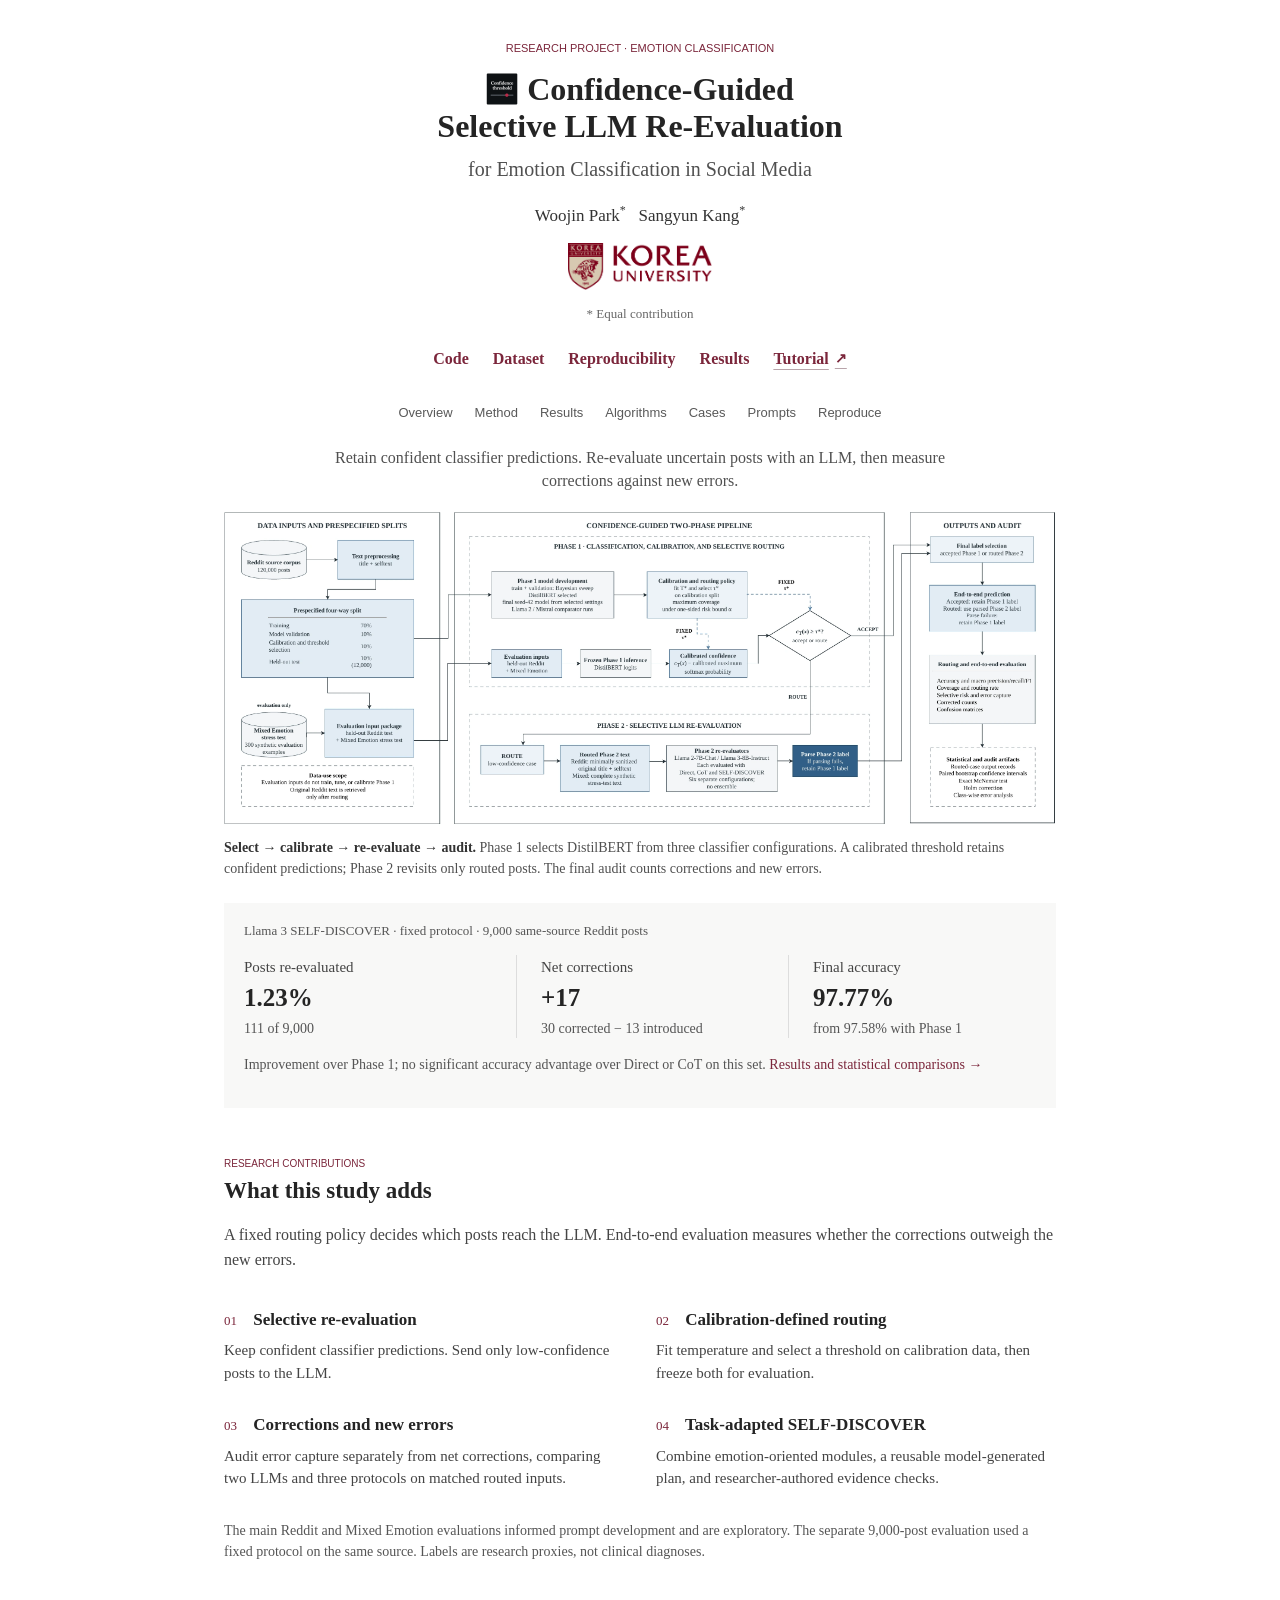
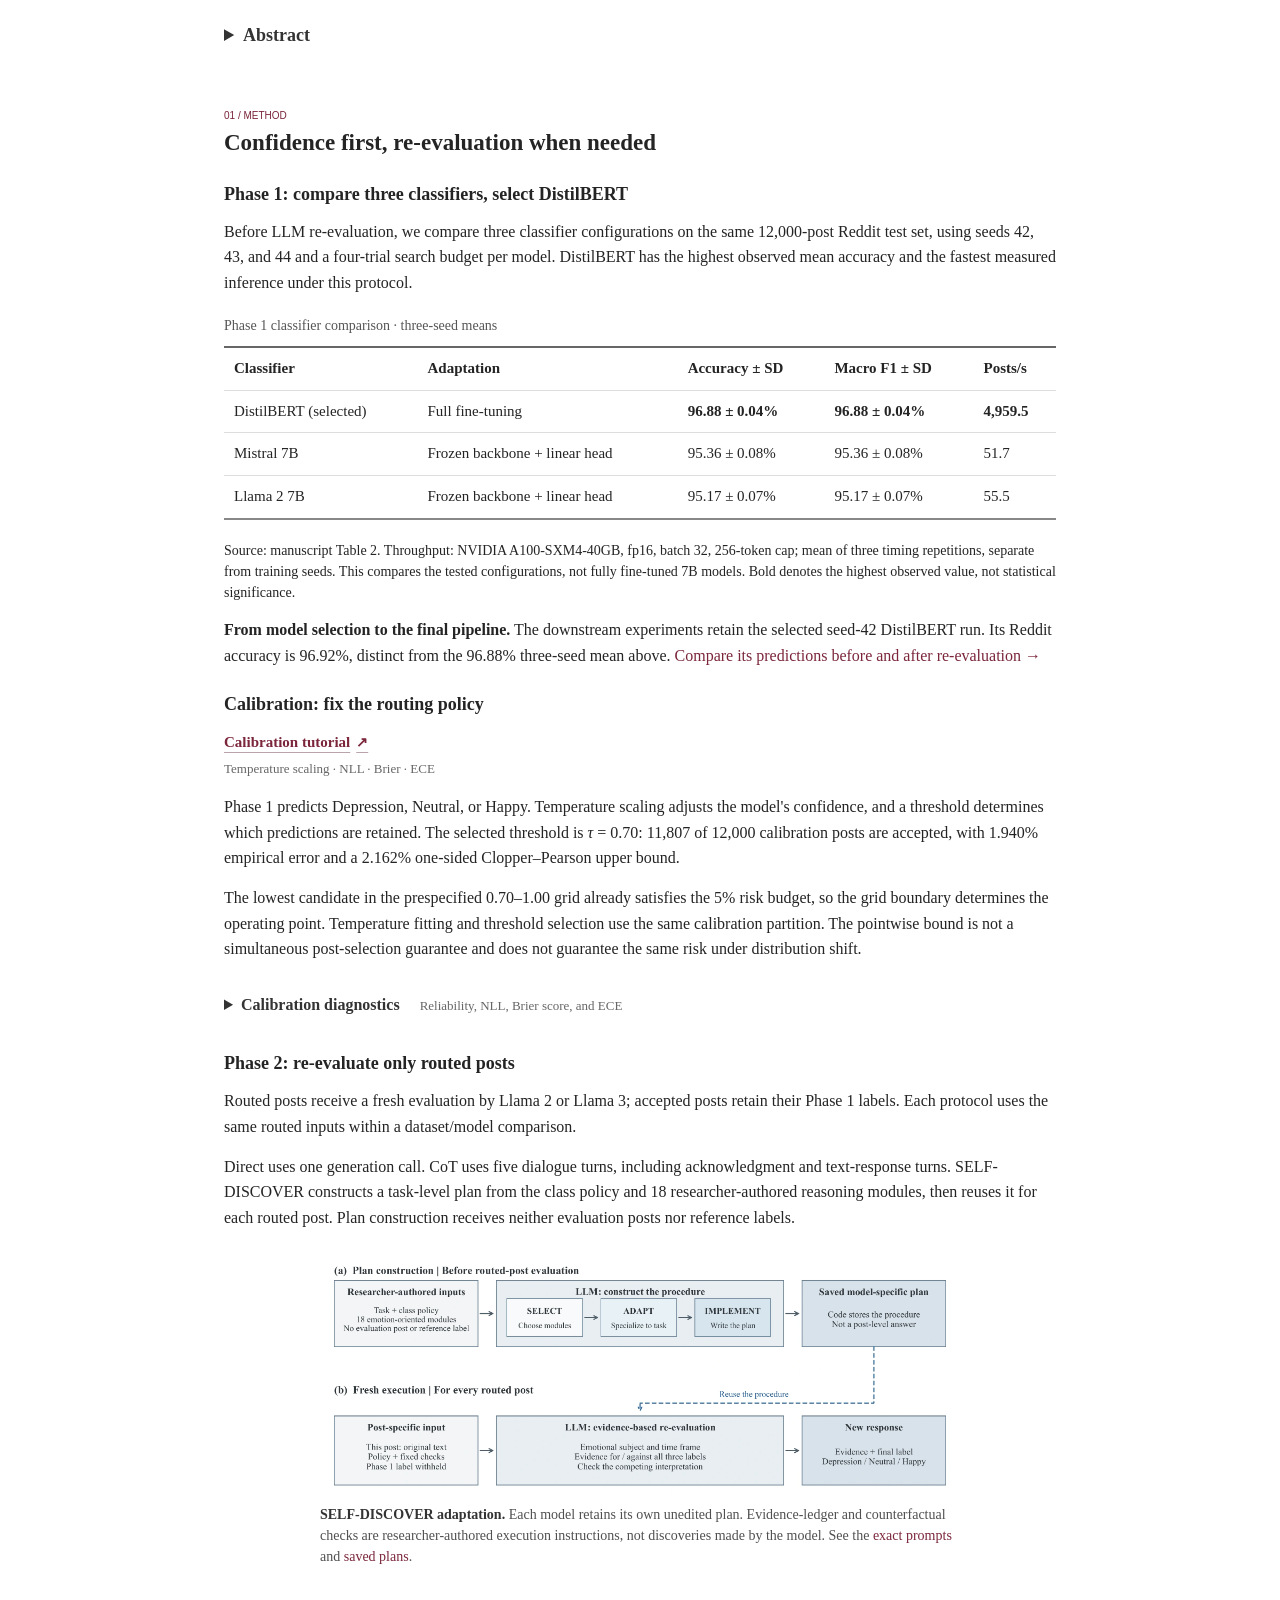
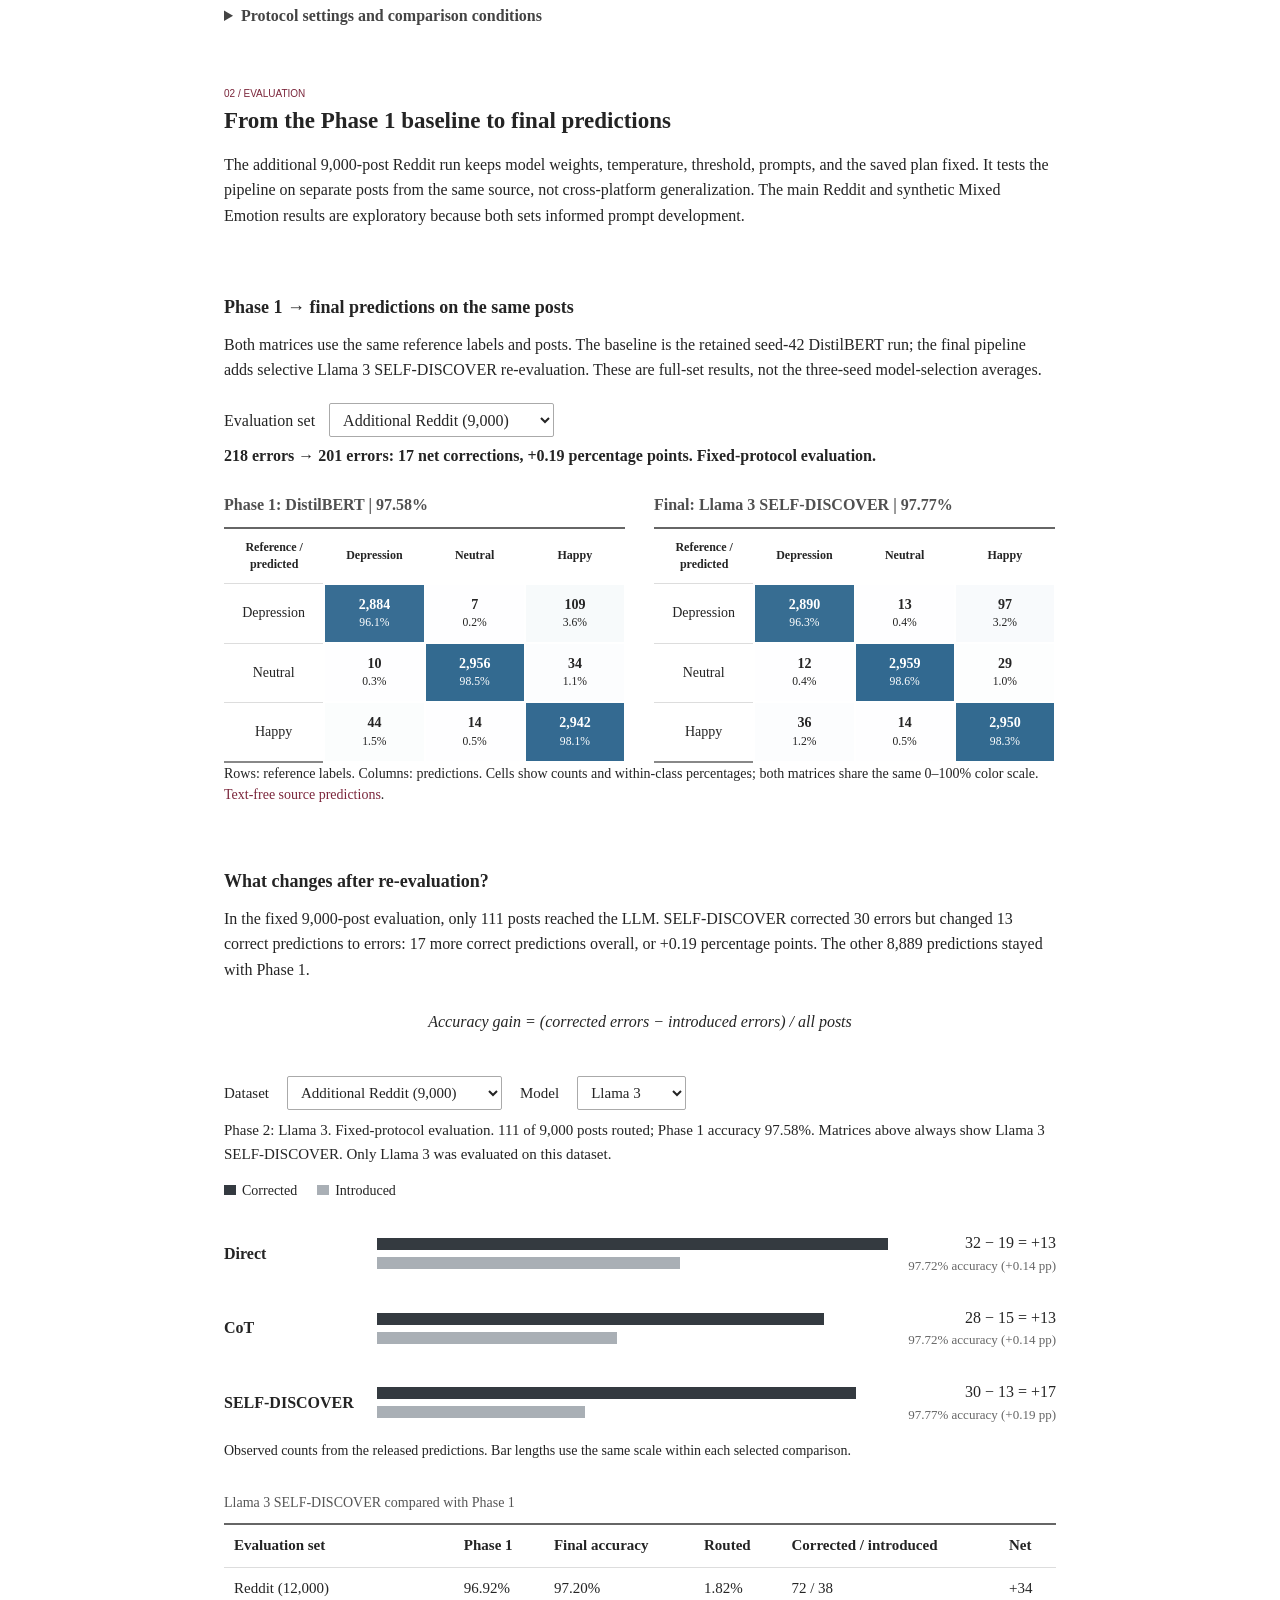
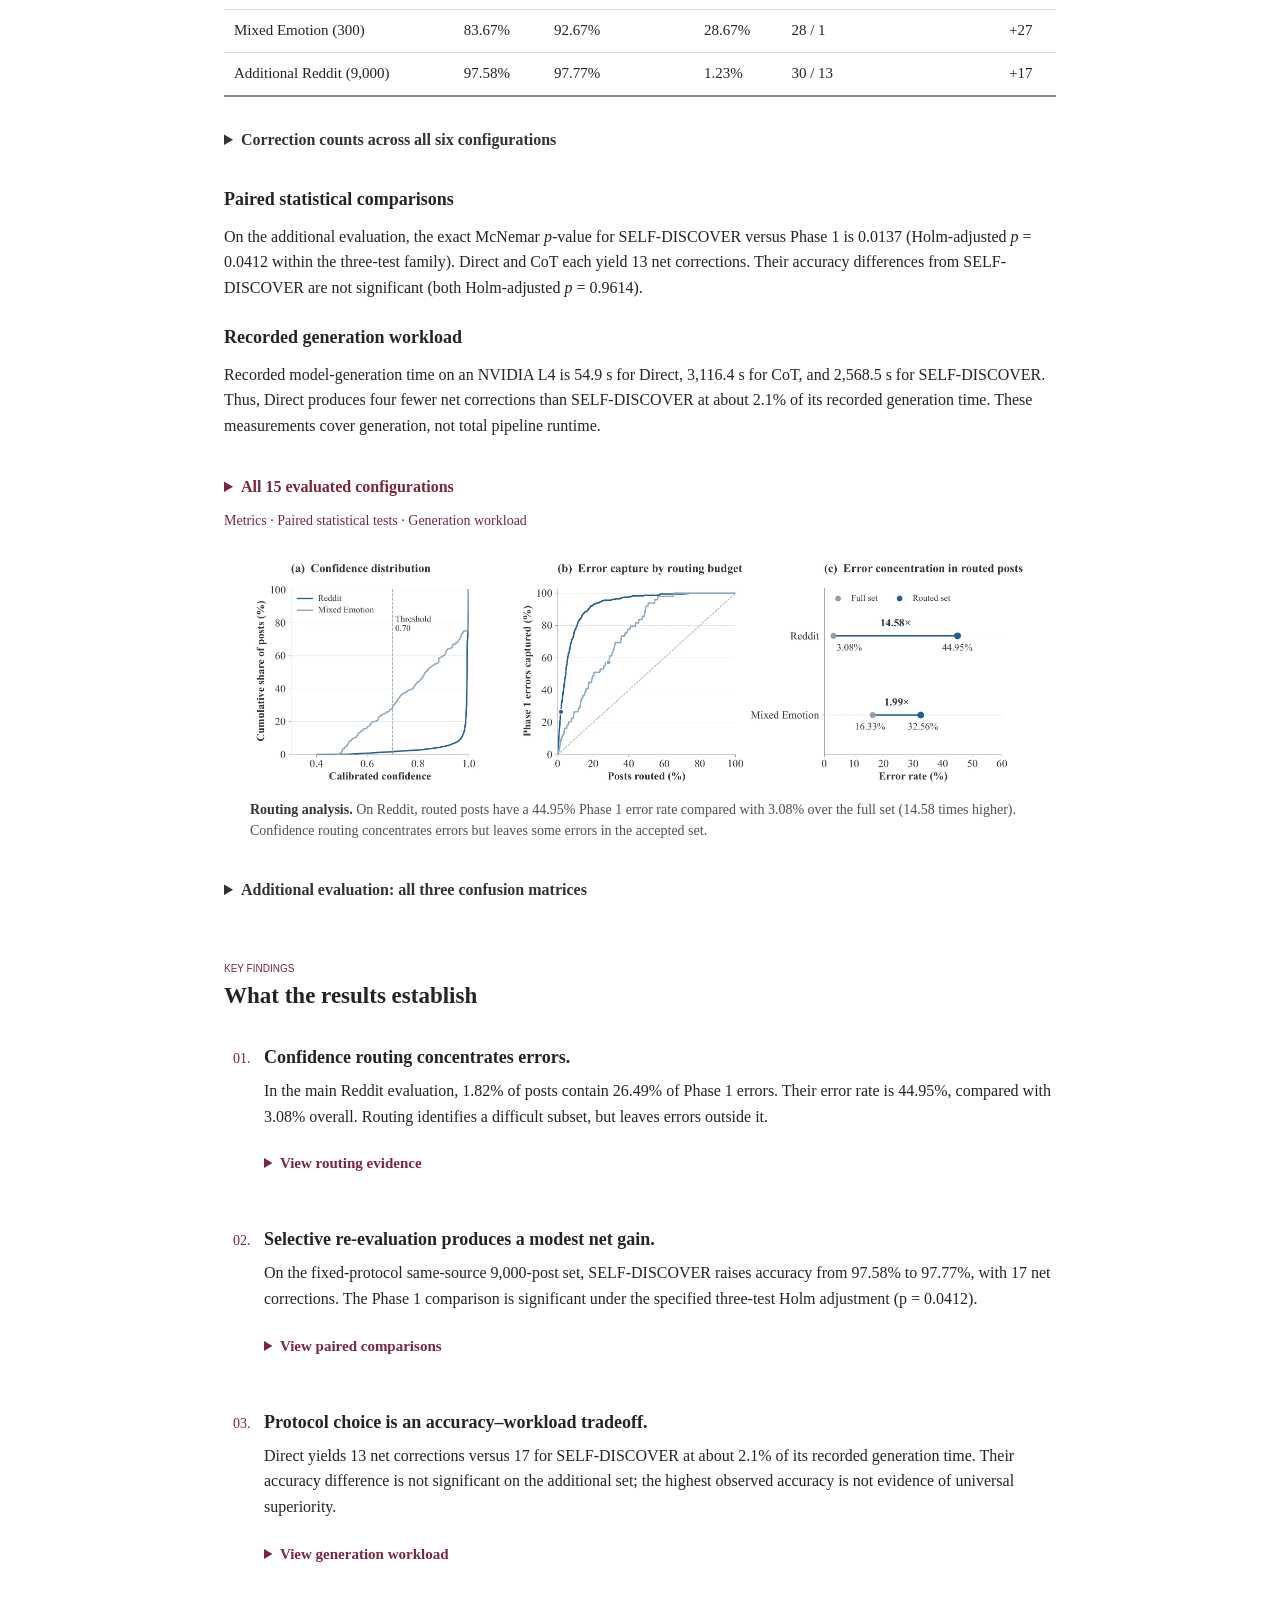
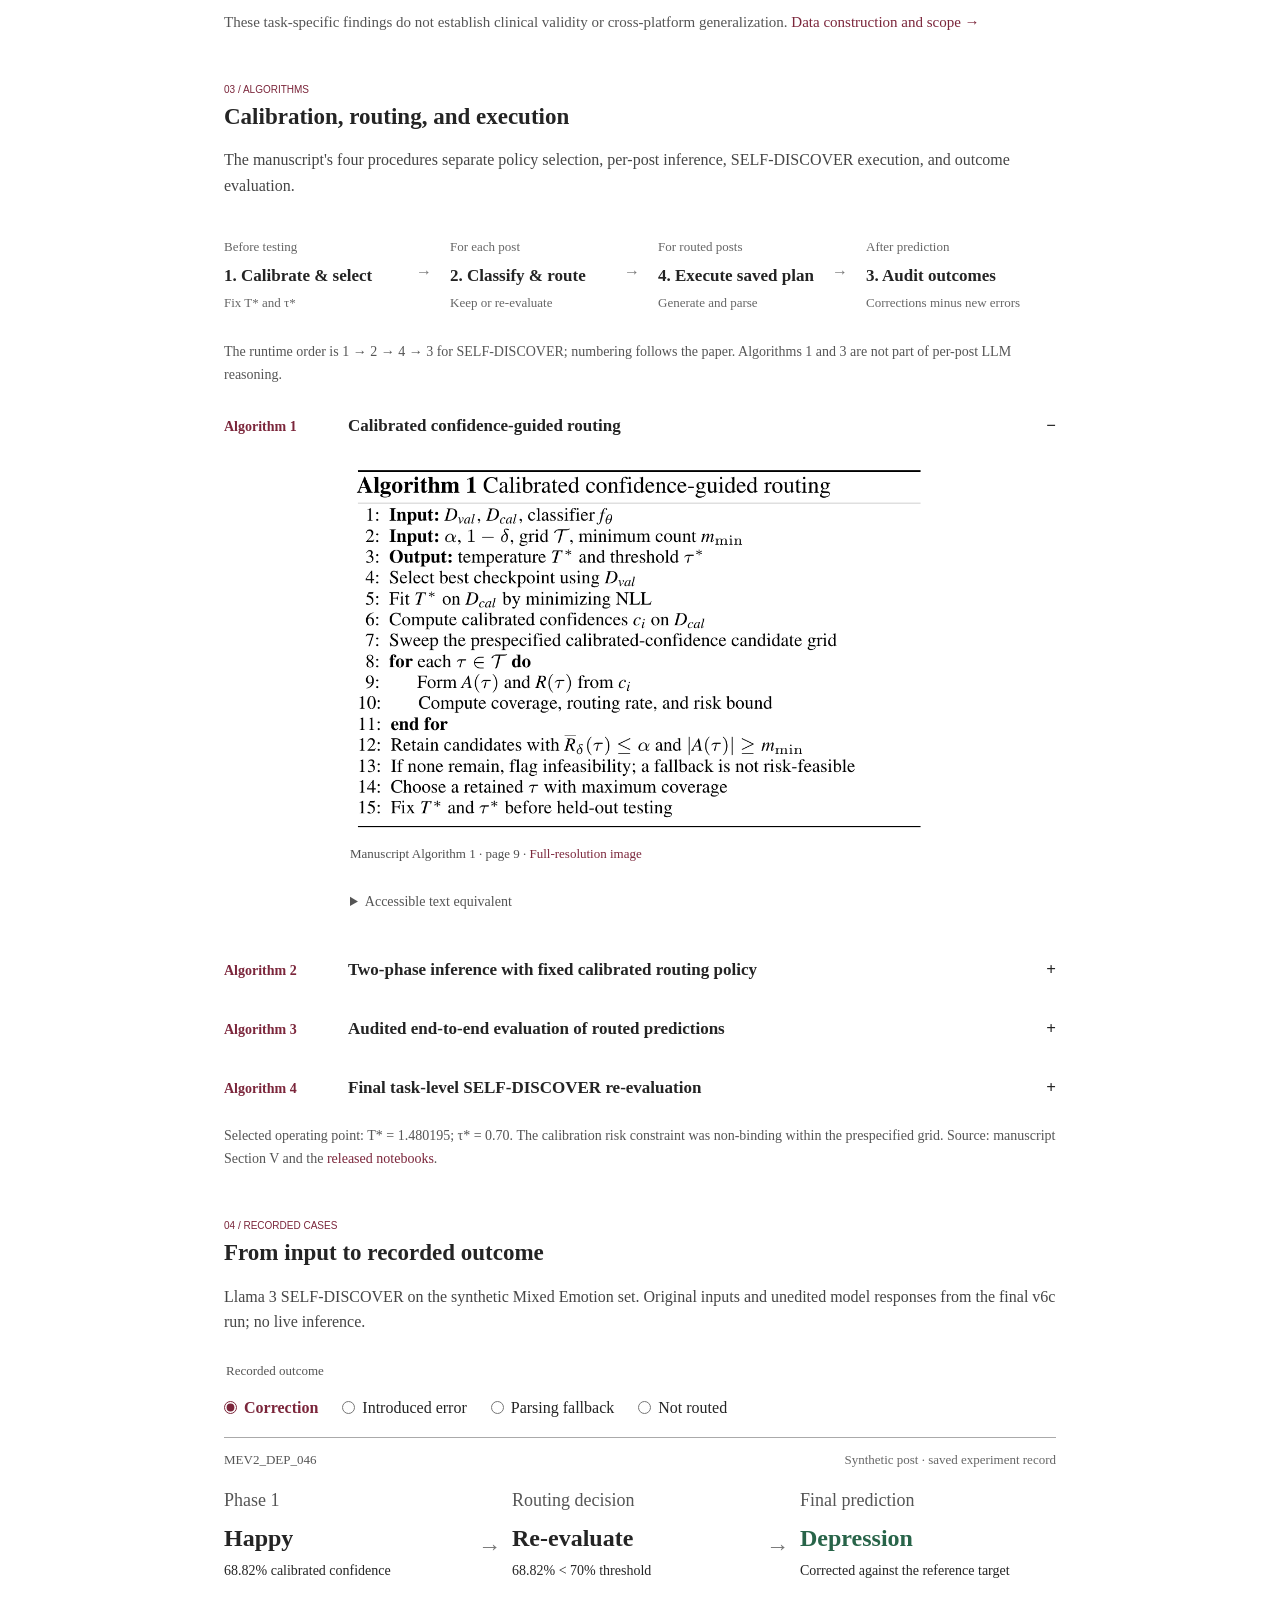
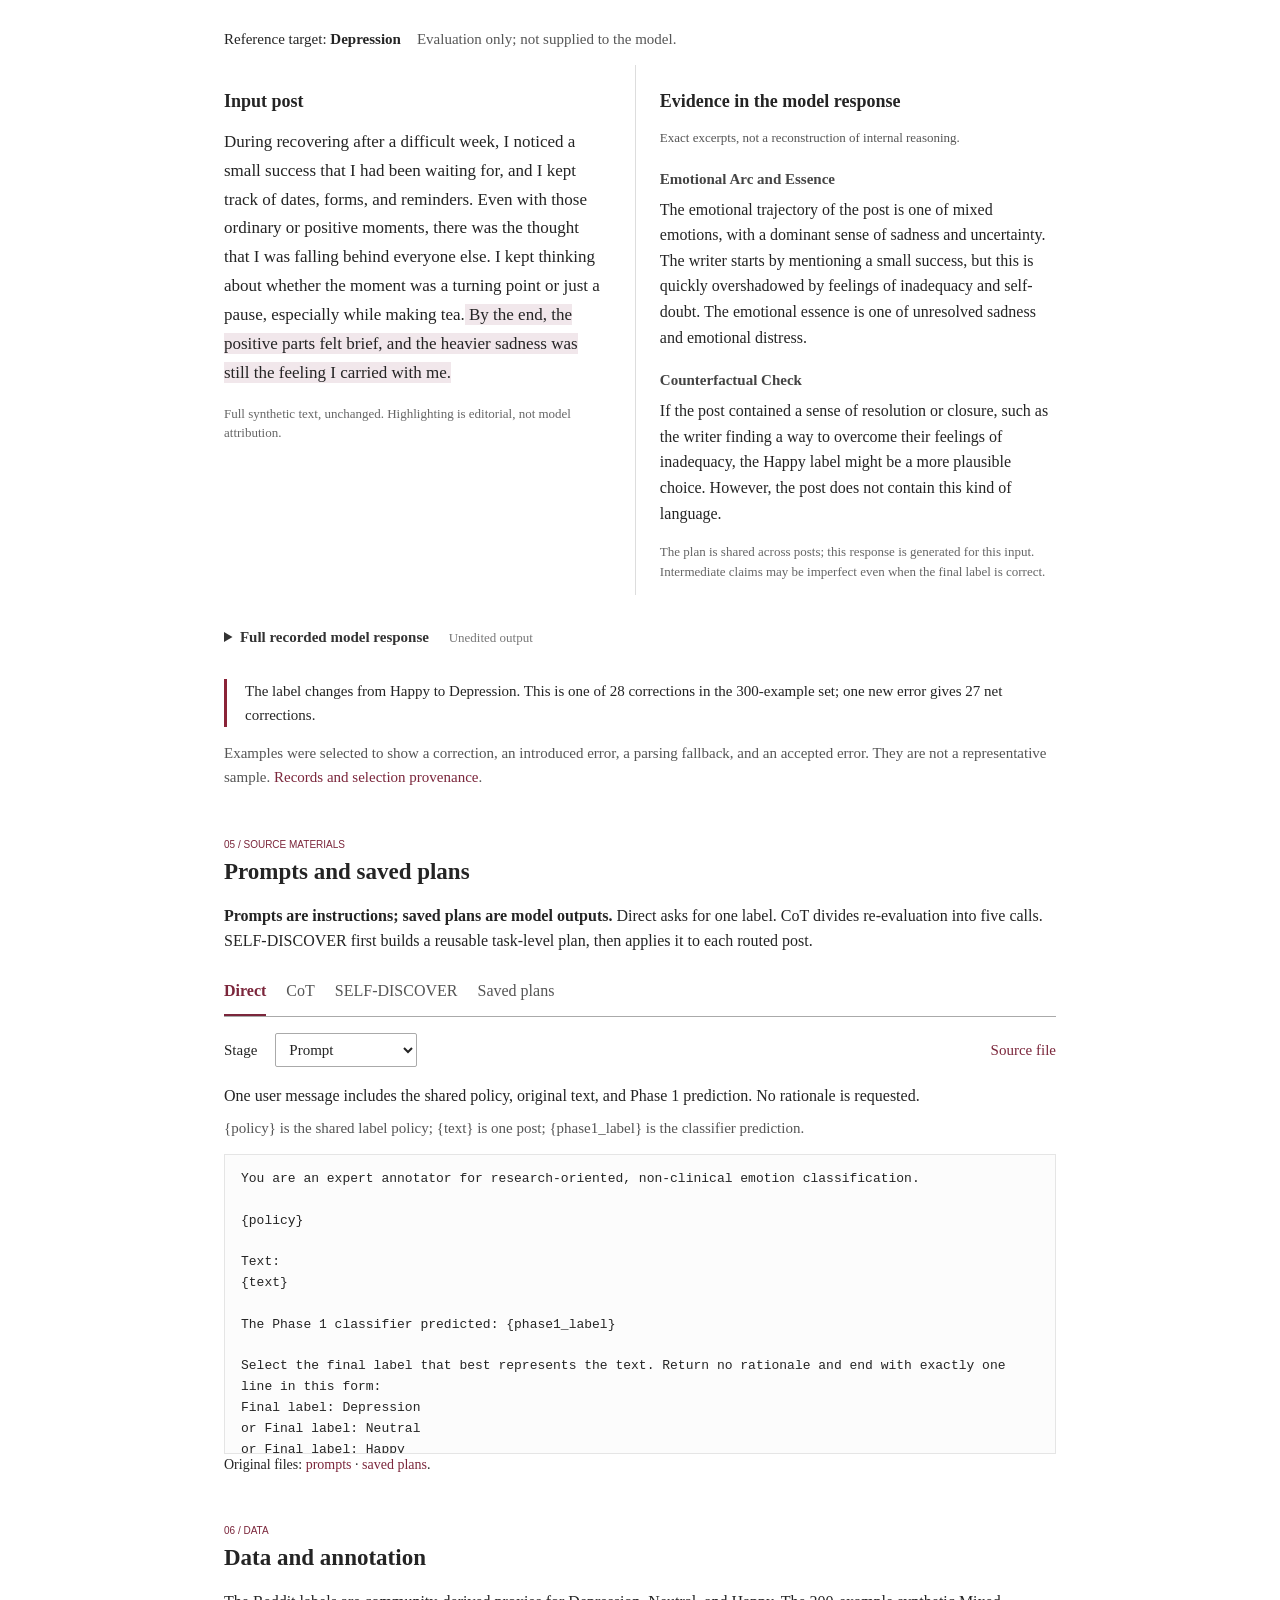
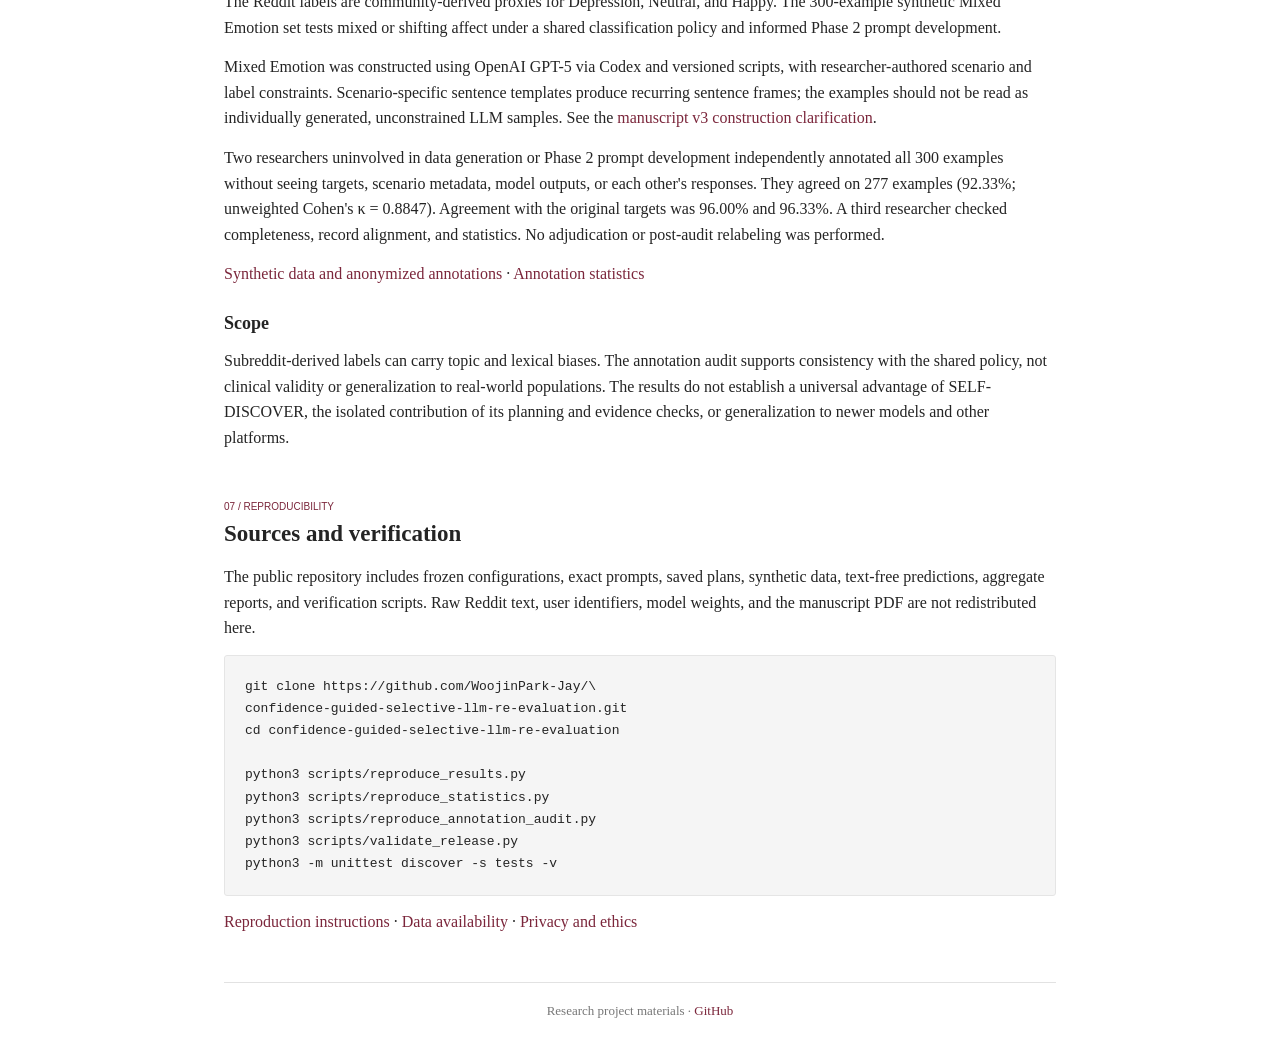
<file: site/index.html>
<!doctype html>
<html lang="en">
<head>
  <meta charset="utf-8">
  <meta name="viewport" content="width=device-width, initial-scale=1">
  <meta name="description" content="Confidence-Guided Selective LLM Re-Evaluation for Emotion Classification in Social Media. Research methods, results, and reproducibility materials.">
  <meta property="og:title" content="Confidence-Guided Selective LLM Re-Evaluation">
  <meta property="og:description" content="A two-phase framework for selective re-evaluation of social media emotion labels.">
  <meta property="og:image" content="https://woojinpark-jay.github.io/confidence-guided-selective-llm-re-evaluation/assets/architecture.webp">
  <meta property="og:type" content="website">
  <link rel="canonical" href="https://woojinpark-jay.github.io/confidence-guided-selective-llm-re-evaluation/">
  <title>Confidence-Guided Selective LLM Re-Evaluation</title>
  <link rel="icon" type="image/svg+xml" href="assets/project-mark.svg?v=3">
  <link rel="stylesheet" href="styles.css">
</head>
<body>
  <a class="skip-link" href="#main">Skip to content</a>
  <header class="paper-header">
    <p class="project-eyebrow">RESEARCH PROJECT · EMOTION CLASSIFICATION</p>
    <h1><img class="project-mark" src="assets/project-mark.png" width="48" height="48" alt="">Confidence-Guided<br class="title-break"> Selective LLM Re-Evaluation</h1>
    <p class="paper-subtitle">for Emotion Classification in Social Media</p>
    <p class="authors">Woojin Park<sup>*</sup> &nbsp; Sangyun Kang<sup>*</sup></p>
    <p class="affiliation"><a href="https://www.korea.ac.kr/en/index.do"><img src="assets/korea-university.png" width="327" height="108" alt="Korea University"></a></p>
    <p class="author-note">* Equal contribution</p>
    <nav class="resources" aria-label="Research materials">
      <a href="https://github.com/WoojinPark-Jay/confidence-guided-selective-llm-re-evaluation">Code</a>
      <a href="https://github.com/WoojinPark-Jay/confidence-guided-selective-llm-re-evaluation/tree/main/data/mixed_emotion">Dataset</a>
      <a href="https://github.com/WoojinPark-Jay/confidence-guided-selective-llm-re-evaluation/blob/main/docs/REPRODUCIBILITY.md">Reproducibility</a>
      <a href="#results">Results</a>
      <a class="tutorial-cta" href="tutorial.html">Tutorial</a>
    </nav>
    <nav class="section-links" aria-label="Page sections"><a href="#contributions">Overview</a><a href="#method">Method</a><a href="#results">Results</a><a href="#algorithm">Algorithms</a><a href="#case-study">Cases</a><a href="#prompt-reader">Prompts</a><a href="#reproduce">Reproduce</a></nav>
  </header>
  <main id="main">
    <p class="research-question">Retain confident classifier predictions. Re-evaluate uncertain posts with an LLM, then measure corrections against new errors.</p>
    <figure class="teaser">
      <a href="assets/architecture.webp" target="_blank" rel="noopener" aria-label="Open the full architecture figure"><img src="assets/architecture.webp" width="2800" height="1059" fetchpriority="high" alt="Full architecture: Reddit preprocessing and data splits, DistilBERT training and calibration, confidence-based routing, LLM re-evaluation, final label selection, and statistical audit."></a>
      <figcaption><strong>Select &rarr; calibrate &rarr; re-evaluate &rarr; audit.</strong> Phase 1 selects DistilBERT from three classifier configurations. A calibrated threshold retains confident predictions; Phase 2 revisits only routed posts. The final audit counts corrections and new errors.</figcaption>
    </figure>
    <div class="evidence-overview" aria-label="Fixed-protocol evaluation summary">
      <p class="evidence-context">Llama 3 SELF-DISCOVER &middot; fixed protocol &middot; 9,000 same-source Reddit posts</p>
      <dl class="evidence-metrics"><div><dt>Posts re-evaluated</dt><dd>1.23% <span>111 of 9,000</span></dd></div><div><dt>Net corrections</dt><dd>+17 <span>30 corrected &minus; 13 introduced</span></dd></div><div><dt>Final accuracy</dt><dd>97.77% <span>from 97.58% with Phase 1</span></dd></div></dl>
      <p class="evidence-scope">Improvement over Phase 1; no significant accuracy advantage over Direct or CoT on this set. <a href="#results">Results and statistical comparisons &rarr;</a></p>
    </div>
    <section class="contributions" id="contributions">
      <div class="section-heading"><span class="section-number">RESEARCH CONTRIBUTIONS</span><h2>What this study adds</h2></div>
      <p class="section-intro">A fixed routing policy decides which posts reach the LLM. End-to-end evaluation measures whether the corrections outweigh the new errors.</p>
      <dl class="contribution-list">
        <div><dt><span>01</span> Selective re-evaluation</dt><dd>Keep confident classifier predictions. Send only low-confidence posts to the LLM.</dd></div>
        <div><dt><span>02</span> Calibration-defined routing</dt><dd>Fit temperature and select a threshold on calibration data, then freeze both for evaluation.</dd></div>
        <div><dt><span>03</span> Corrections and new errors</dt><dd>Audit error capture separately from net corrections, comparing two LLMs and three protocols on matched routed inputs.</dd></div>
        <div><dt><span>04</span> Task-adapted SELF-DISCOVER</dt><dd>Combine emotion-oriented modules, a reusable model-generated plan, and researcher-authored evidence checks.</dd></div>
      </dl>
      <p class="evaluation-scope">The main Reddit and Mixed Emotion evaluations informed prompt development and are exploratory. The separate 9,000-post evaluation used a fixed protocol on the same source. Labels are research proxies, not clinical diagnoses.</p>
    </section>
    <section class="prose" id="abstract"><details class="abstract-disclosure"><summary>Abstract</summary>

      <p>Large language models can reconsider uncertain classifications, but re-evaluating every input increases generation workload and can introduce new errors. We study confidence-guided selective re-evaluation for three-class emotion classification in social media. A temperature-scaled DistilBERT classifier retains high-confidence predictions and routes the remaining posts to Llama 2 or Llama 3 using Direct, chain-of-thought (CoT), or task-adapted SELF-DISCOVER prompts.</p>
      <p>On the exploratory 12,000-post Reddit evaluation, Llama 3 SELF-DISCOVER improves accuracy from 96.92% to 97.20% while re-evaluating 1.82% of posts. On a separate, fixed-protocol evaluation of 9,000 posts, it produces 17 net corrections while routing 1.23%, with a significant improvement over Phase 1 under the specified Holm adjustment. SELF-DISCOVER has the highest observed accuracy across the evaluated sets, but its differences from Direct and CoT are not statistically resolved on Reddit. The results describe a proxy-label classification task, not clinical diagnosis.</p>
    </details></section>
    <section id="method">
      <div class="prose">
        <div class="section-heading"><span class="section-number">01 / METHOD</span><h2>Confidence first, re-evaluation when needed</h2></div>
        <h3 id="phase1-comparison">Phase 1: compare three classifiers, select DistilBERT</h3>
        <p>Before LLM re-evaluation, we compare three classifier configurations on the same 12,000-post Reddit test set, using seeds 42, 43, and 44 and a four-trial search budget per model. DistilBERT has the highest observed mean accuracy and the fastest measured inference under this protocol.</p>
      </div>
      <div class="table-wrap" tabindex="0" role="region" aria-label="Phase 1 model selection">
        <table>
          <caption>Phase 1 classifier comparison &middot; three-seed means</caption>
          <thead><tr><th scope="col">Classifier</th><th scope="col">Adaptation</th><th scope="col">Accuracy &plusmn; SD</th><th scope="col">Macro F1 &plusmn; SD</th><th scope="col">Posts/s</th></tr></thead>
          <tbody>
            <tr><th scope="row">DistilBERT (selected)</th><td>Full fine-tuning</td><td><strong>96.88 &plusmn; 0.04%</strong></td><td><strong>96.88 &plusmn; 0.04%</strong></td><td><strong>4,959.5</strong></td></tr>
            <tr><th scope="row">Mistral 7B</th><td>Frozen backbone + linear head</td><td>95.36 &plusmn; 0.08%</td><td>95.36 &plusmn; 0.08%</td><td>51.7</td></tr>
            <tr><th scope="row">Llama 2 7B</th><td>Frozen backbone + linear head</td><td>95.17 &plusmn; 0.07%</td><td>95.17 &plusmn; 0.07%</td><td>55.5</td></tr>
          </tbody>
        </table>
      </div>
      <p class="source-links">Source: manuscript Table 2. Throughput: NVIDIA A100-SXM4-40GB, fp16, batch 32, 256-token cap; mean of three timing repetitions, separate from training seeds. This compares the tested configurations, not fully fine-tuned 7B models. Bold denotes the highest observed value, not statistical significance.</p>
      <div class="prose">
        <p><strong>From model selection to the final pipeline.</strong> The downstream experiments retain the selected seed-42 DistilBERT run. Its Reddit accuracy is 96.92%, distinct from the 96.88% three-seed mean above. <a href="#baseline-to-final">Compare its predictions before and after re-evaluation &rarr;</a></p>
        <h3>Calibration: fix the routing policy</h3>
        <p class="tutorial-link"><a class="tutorial-cta" href="tutorial.html">Calibration tutorial</a><span>Temperature scaling &middot; NLL &middot; Brier &middot; ECE</span></p>
        <p>Phase 1 predicts Depression, Neutral, or Happy. Temperature scaling adjusts the model's confidence, and a threshold determines which predictions are retained. The selected threshold is <i>&tau;</i> = 0.70: 11,807 of 12,000 calibration posts are accepted, with 1.940% empirical error and a 2.162% one-sided Clopper&ndash;Pearson upper bound.</p>
        <p>The lowest candidate in the prespecified 0.70&ndash;1.00 grid already satisfies the 5% risk budget, so the grid boundary determines the operating point. Temperature fitting and threshold selection use the same calibration partition. The pointwise bound is not a simultaneous post-selection guarantee and does not guarantee the same risk under distribution shift.</p>
      </div>
      <details class="supporting-figure"><summary>Calibration diagnostics <span>Reliability, NLL, Brier score, and ECE</span></summary><figure>
        <a href="assets/calibration.webp" target="_blank" rel="noopener" aria-label="Open the calibration figure"><img src="assets/calibration.webp" loading="lazy" alt="Reliability before and after temperature scaling, calibration metrics, and the risk-coverage curve."></a>
        <figcaption><strong>Calibration.</strong> Temperature scaling reduces NLL, Brier score, and ECE. The marked operating point retains 98.39% of the calibration set.</figcaption>
      </figure></details>
      <div class="prose">
        <h3>Phase 2: re-evaluate only routed posts</h3>
        <p>Routed posts receive a fresh evaluation by Llama 2 or Llama 3; accepted posts retain their Phase 1 labels. Each protocol uses the same routed inputs within a dataset/model comparison.</p>
        <p>Direct uses one generation call. CoT uses five dialogue turns, including acknowledgment and text-response turns. SELF-DISCOVER constructs a task-level plan from the class policy and 18 researcher-authored reasoning modules, then reuses it for each routed post. Plan construction receives neither evaluation posts nor reference labels.</p>
      </div>
      <figure class="method-plan">
        <a href="assets/plan-construction.webp" target="_blank" rel="noopener" aria-label="Open the plan construction figure"><img src="assets/plan-construction.webp" loading="lazy" alt="Task-level SELECT, ADAPT, and IMPLEMENT plan construction, followed by fresh per-post execution using the saved model-specific plan."></a>
        <figcaption><strong>SELF-DISCOVER adaptation.</strong> Each model retains its own unedited plan. Evidence-ledger and counterfactual checks are researcher-authored execution instructions, not discoveries made by the model. See the <a href="https://github.com/WoojinPark-Jay/confidence-guided-selective-llm-re-evaluation/tree/main/prompts">exact prompts</a> and <a href="https://github.com/WoojinPark-Jay/confidence-guided-selective-llm-re-evaluation/tree/main/plans">saved plans</a>.</figcaption>
      </figure>
      <details class="protocol-details"><summary>Protocol settings and comparison conditions</summary>
      <div class="table-wrap" tabindex="0" role="region" aria-label="Protocol comparison">
        <table>
          <thead><tr><th scope="col">Protocol</th><th scope="col">Calls per routed post</th><th scope="col">Phase 1 label</th></tr></thead>
          <tbody>
            <tr><th scope="row">Direct</th><td>1</td><td>Visible</td></tr>
            <tr><th scope="row">CoT</th><td>5</td><td>Visible from the comparison turn</td></tr>
            <tr><th scope="row">SELF-DISCOVER</th><td>1, after task-level plan construction</td><td>Withheld during reasoning</td></tr>
          </tbody>
        </table>
      </div>
      <p class="prose">The protocols differ in label visibility, call structure, and generation budget; the comparison is between complete configurations rather than an isolated test of reasoning components. If the final label cannot be parsed, the Phase 1 prediction is retained.</p>
      </details>
    </section>
    <section id="results">
      <div class="prose">
        <div class="section-heading"><span class="section-number">02 / EVALUATION</span><h2>From the Phase 1 baseline to final predictions</h2></div>
        <p>The additional 9,000-post Reddit run keeps model weights, temperature, threshold, prompts, and the saved plan fixed. It tests the pipeline on separate posts from the same source, not cross-platform generalization. The main Reddit and synthetic Mixed Emotion results are exploratory because both sets informed prompt development.</p>
      </div>
      <div id="baseline-to-final" class="baseline-comparison">
        <h3>Phase 1 &rarr; final predictions on the same posts</h3>
        <p>Both matrices use the same reference labels and posts. The baseline is the retained seed-42 DistilBERT run; the final pipeline adds selective Llama 3 SELF-DISCOVER re-evaluation. These are full-set results, not the three-seed model-selection averages.</p>
        <label for="matrix-dataset">Evaluation set</label>
        <select id="matrix-dataset"><option value="Additional Reddit 9000">Additional Reddit (9,000)</option><option value="Reddit">Reddit (12,000)</option><option value="Mixed Emotion">Mixed Emotion (300)</option></select>
        <p id="matrix-gain" aria-live="polite"></p>
        <div id="matrix-pair" class="matrix-pair"></div>
        <p class="source-links">Rows: reference labels. Columns: predictions. Cells show counts and within-class percentages; both matrices share the same 0&ndash;100% color scale. <a id="matrix-source" href="https://github.com/WoojinPark-Jay/confidence-guided-selective-llm-re-evaluation/tree/main/results/predictions">Text-free source predictions</a>.</p>
        <noscript>Enable JavaScript to compare matrices. The static results table below reports all three baseline and final accuracies.</noscript>
      </div>
      <div class="result-explorer">
        <h3>What changes after re-evaluation?</h3>
        <p>In the fixed 9,000-post evaluation, only 111 posts reached the LLM. SELF-DISCOVER corrected 30 errors but changed 13 correct predictions to errors: 17 more correct predictions overall, or +0.19 percentage points. The other 8,889 predictions stayed with Phase 1.</p>
        <p class="gain-equation">Accuracy gain = (corrected errors &minus; introduced errors) / all posts</p>
        <div class="reader-toolbar"><label for="result-dataset">Dataset</label><select id="result-dataset"><option value="Additional Reddit 9000">Additional Reddit (9,000)</option><option value="Reddit">Reddit (12,000)</option><option value="Mixed Emotion">Mixed Emotion (300)</option></select><label for="result-model">Model</label><select id="result-model"><option>Llama 3</option><option>Llama 2</option></select></div>
        <p class="explorer-note" id="result-context">Fixed-protocol evaluation. 111 of 9,000 posts routed; Phase 1 accuracy 97.58%.</p>
        <div class="legend" aria-hidden="true"><span>Corrected</span><span>Introduced</span></div>
        <div id="outcome-chart" role="group" aria-label="Observed correction counts" aria-live="polite"><p>Direct: 32 corrected &minus; 19 introduced = +13. CoT: 28 &minus; 15 = +13. SELF-DISCOVER: 30 &minus; 13 = +17.</p></div>
        <p class="source-links">Observed counts from the released predictions. Bar lengths use the same scale within each selected comparison.</p>
      </div>
      <div class="table-wrap" tabindex="0" role="region" aria-label="Main results">
        <table class="summary-table">
          <caption>Llama 3 SELF-DISCOVER compared with Phase 1</caption>
          <thead><tr><th scope="col">Evaluation set</th><th scope="col">Phase 1</th><th scope="col">Final accuracy</th><th scope="col">Routed</th><th scope="col">Corrected / introduced</th><th scope="col">Net</th></tr></thead>
          <tbody>
            <tr><th scope="row">Reddit (12,000)</th><td>96.92%</td><td>97.20%</td><td>1.82%</td><td>72 / 38</td><td>+34</td></tr>
            <tr><th scope="row">Mixed Emotion (300)</th><td>83.67%</td><td>92.67%</td><td>28.67%</td><td>28 / 1</td><td>+27</td></tr>
            <tr><th scope="row">Additional Reddit (9,000)</th><td>97.58%</td><td>97.77%</td><td>1.23%</td><td>30 / 13</td><td>+17</td></tr>
          </tbody>
        </table>
      </div>
      <details class="supporting-figure"><summary>Correction counts across all six configurations</summary><figure>
        <a href="assets/corrections.webp" target="_blank" rel="noopener" aria-label="Open the correction counts figure"><img src="assets/corrections.webp" loading="lazy" alt="Corrected and introduced errors for Llama 2 and Llama 3 across Direct, CoT, and SELF-DISCOVER configurations."></a>
        <figcaption><strong>Corrected and introduced errors.</strong> Net correction is the number of Phase 1 errors corrected minus the number of previously correct predictions changed to errors.</figcaption>
      </figure></details>
      <div class="prose">
        <h3 id="paired-comparisons" class="finding-target" tabindex="-1">Paired statistical comparisons</h3>
        <p>On the additional evaluation, the exact McNemar <i>p</i>-value for SELF-DISCOVER versus Phase 1 is 0.0137 (Holm-adjusted <i>p</i> = 0.0412 within the three-test family). Direct and CoT each yield 13 net corrections. Their accuracy differences from SELF-DISCOVER are not significant (both Holm-adjusted <i>p</i> = 0.9614).</p>
        <h3 id="generation-workload" class="finding-target" tabindex="-1">Recorded generation workload</h3>
        <p>Recorded model-generation time on an NVIDIA L4 is 54.9 s for Direct, 3,116.4 s for CoT, and 2,568.5 s for SELF-DISCOVER. Thus, Direct produces four fewer net corrections than SELF-DISCOVER at about 2.1% of its recorded generation time. These measurements cover generation, not total pipeline runtime.</p>
      </div>
      <details>
        <summary>All 15 evaluated configurations</summary>
        <div class="table-wrap" tabindex="0" role="region" aria-label="All evaluated configurations">
          <table class="comparison-table">
            <caption>Full-set results. Bold indicates the highest unrounded accuracy or macro F1 within a dataset/model group, not statistical significance.</caption>
            <thead><tr><th scope="col">Dataset</th><th scope="col">Model</th><th scope="col">Protocol</th><th scope="col">Accuracy (%)</th><th scope="col">Macro F1 (%)</th><th scope="col">Corrected</th><th scope="col">Introduced</th><th scope="col">Net</th></tr></thead>
            <tbody id="all-results-body"></tbody>
          </table>
        </div>
        <noscript><p>The full results are available in the linked metrics file below.</p></noscript>
      </details>
      <p class="source-links"><a href="https://github.com/WoojinPark-Jay/confidence-guided-selective-llm-re-evaluation/blob/main/results/recomputed_metrics.json">Metrics</a> &middot; <a href="https://github.com/WoojinPark-Jay/confidence-guided-selective-llm-re-evaluation/blob/main/results/recomputed_statistics.json">Paired statistical tests</a> &middot; <a href="https://github.com/WoojinPark-Jay/confidence-guided-selective-llm-re-evaluation/blob/main/results/reports/additional9000_generation_workload.csv">Generation workload</a></p>
      <figure id="routing-analysis" class="finding-target" tabindex="-1">
        <a href="assets/routing.webp" target="_blank" rel="noopener" aria-label="Open the routing analysis figure"><img src="assets/routing.webp" loading="lazy" alt="Confidence distributions, error capture by routing budget, and error concentration in routed posts."></a>
        <figcaption><strong>Routing analysis.</strong> On Reddit, routed posts have a 44.95% Phase 1 error rate compared with 3.08% over the full set (14.58 times higher). Confidence routing concentrates errors but leaves some errors in the accepted set.</figcaption>
      </figure>
      <details class="supporting-figure"><summary>Additional evaluation: all three confusion matrices</summary><figure>
        <a href="assets/additional-confusion.webp" target="_blank" rel="noopener" aria-label="Open the additional evaluation confusion matrices"><img src="assets/additional-confusion.webp" loading="lazy" alt="Direct, CoT, and SELF-DISCOVER confusion matrices on the additional 9,000-post evaluation."></a>
        <figcaption><strong>Additional evaluation.</strong> Rows are reference labels and columns are final predictions. Each method is evaluated on the same 9,000 posts.</figcaption>
      </figure></details>
    </section>
    <section id="findings" class="findings">
      <div class="section-heading"><span class="section-number">KEY FINDINGS</span><h2>What the results establish</h2></div>
      <ol class="finding-list">
        <li><div><h3>Confidence routing concentrates errors.</h3><p>In the main Reddit evaluation, 1.82% of posts contain 26.49% of Phase 1 errors. Their error rate is 44.95%, compared with 3.08% overall. Routing identifies a difficult subset, but leaves errors outside it.</p></div><details class="finding-evidence"><summary>View routing evidence</summary><figure><a href="assets/routing.webp" target="_blank" rel="noopener"><img src="assets/routing.webp" width="2947" height="878" loading="lazy" alt="Confidence distributions, error capture by routing budget, and error concentration in routed posts."></a><figcaption>Reddit: 1.82% routed, capturing 26.49% of Phase 1 errors. Routed error rate: 44.95%, versus 3.08% overall (14.58 times higher).</figcaption></figure></details></li>
        <li><div><h3>Selective re-evaluation produces a modest net gain.</h3><p>On the fixed-protocol same-source 9,000-post set, SELF-DISCOVER raises accuracy from 97.58% to 97.77%, with 17 net corrections. The Phase 1 comparison is significant under the specified three-test Holm adjustment (p = 0.0412).</p></div><details class="finding-evidence"><summary>View paired comparisons</summary><p>Fixed-protocol additional Reddit evaluation (9,000 posts).</p><div class="table-wrap"><table><thead><tr><th>Comparison</th><th>Holm-adjusted p</th><th>Interpretation</th></tr></thead><tbody><tr><td>SELF-DISCOVER vs. Phase 1</td><td>0.0412</td><td>Significant within the specified three-test family</td></tr><tr><td>SELF-DISCOVER vs. Direct</td><td>0.9614</td><td>No significant accuracy difference</td></tr><tr><td>SELF-DISCOVER vs. CoT</td><td>0.9614</td><td>No significant accuracy difference</td></tr></tbody></table></div><p class="source-links"><a href="https://github.com/WoojinPark-Jay/confidence-guided-selective-llm-re-evaluation/blob/main/results/recomputed_statistics.json">Source: paired statistical tests</a></p></details></li>
        <li><div><h3>Protocol choice is an accuracy&ndash;workload tradeoff.</h3><p>Direct yields 13 net corrections versus 17 for SELF-DISCOVER at about 2.1% of its recorded generation time. Their accuracy difference is not significant on the additional set; the highest observed accuracy is not evidence of universal superiority.</p></div><details class="finding-evidence"><summary>View generation workload</summary><p>Same 111 routed posts on NVIDIA L4; model-generation time, not total pipeline runtime.</p><div class="table-wrap"><table><thead><tr><th>Protocol</th><th>Generation time</th><th>Net corrections</th></tr></thead><tbody><tr><td>Direct</td><td>54.9 s</td><td>+13</td></tr><tr><td>CoT</td><td>3,116.4 s</td><td>+13</td></tr><tr><td>SELF-DISCOVER</td><td>2,568.5 s</td><td>+17</td></tr></tbody></table></div><p class="source-links"><a href="https://github.com/WoojinPark-Jay/confidence-guided-selective-llm-re-evaluation/blob/main/results/reports/additional9000_generation_workload.csv">Source: recorded generation workload</a></p></details></li>
      </ol>
      <p class="findings-scope">These task-specific findings do not establish clinical validity or cross-platform generalization. <a href="#data">Data construction and scope &rarr;</a></p>
    </section>
    <section class="paper-algorithms" id="algorithm">
      <div class="section-heading"><span class="section-number">03 / ALGORITHMS</span><h2>Calibration, routing, and execution</h2></div>
      <p class="section-intro">The manuscript's four procedures separate policy selection, per-post inference, SELF-DISCOVER execution, and outcome evaluation.</p>
      <nav class="procedure-map" aria-label="Algorithm sequence">
        <a href="#algorithm-1"><small>Before testing</small><strong>1. Calibrate &amp; select</strong><span>Fix T* and &tau;*</span></a>
        <a href="#algorithm-2"><small>For each post</small><strong>2. Classify &amp; route</strong><span>Keep or re-evaluate</span></a>
        <a href="#algorithm-4"><small>For routed posts</small><strong>4. Execute saved plan</strong><span>Generate and parse</span></a>
        <a href="#algorithm-3"><small>After prediction</small><strong>3. Audit outcomes</strong><span>Corrections minus new errors</span></a>
      </nav>
      <p class="algorithm-note">The runtime order is 1 &rarr; 2 &rarr; 4 &rarr; 3 for SELF-DISCOVER; numbering follows the paper. Algorithms 1 and 3 are not part of per-post LLM reasoning.</p>
      <details class="paper-algorithm" id="algorithm-1" open>
        <summary><span class="algorithm-number">Algorithm 1</span><span>Calibrated confidence-guided routing</span><small>Calibration only</small></summary>
        <figure class="original-algorithm">
          <div class="algorithm-image-scroll" tabindex="0" role="region" aria-label="Original manuscript Algorithm 1"><a href="assets/algorithm-1.png" target="_blank" rel="noopener"><img src="assets/algorithm-1.png" width="1038" height="663" loading="lazy" alt="Original manuscript Algorithm 1, including mathematical notation and numbered pseudocode. A text equivalent follows."></a></div>
          <figcaption>Manuscript Algorithm 1 &middot; page 9 &middot; <a href="assets/algorithm-1.png" target="_blank" rel="noopener">Full-resolution image</a></figcaption>
        </figure>
        <details class="algorithm-transcript"><summary>Accessible text equivalent</summary>
        <div class="algorithm-body"><p><b>Input</b> D<sub>val</sub>, D<sub>cal</sub>, classifier f<sub>&theta;</sub>; risk budget &alpha;, confidence level 1 &minus; &delta;, grid T, minimum count m<sub>min</sub>.</p><p><b>Output</b> Temperature T* and threshold &tau;*.</p>
          <ol class="algorithm-lines"><li>Select the best checkpoint using D<sub>val</sub>.</li><li>Fit T* on D<sub>cal</sub> by minimizing negative log-likelihood.</li><li>Compute calibrated confidences c<sub>i</sub> on D<sub>cal</sub>.</li><li>For each threshold &tau; in the prespecified grid:</li><li class="indented">Form accepted set A(&tau;) and routed set R(&tau;).</li><li class="indented">Compute coverage, routing rate, and the upper risk bound.</li><li>Retain candidates with upper risk bound &le; &alpha; and |A(&tau;)| &ge; m<sub>min</sub>.</li><li>If no candidate remains, flag infeasibility; a fallback is not risk-feasible.</li><li>Choose a retained threshold with maximum coverage.</li><li>Fix T* and &tau;* before held-out testing.</li></ol>
        </div>
        </details>
      </details>
      <details class="paper-algorithm" id="algorithm-2">
        <summary><span class="algorithm-number">Algorithm 2</span><span>Two-phase inference with fixed calibrated routing policy</span><small>One post</small></summary>
        <figure class="original-algorithm">
          <div class="algorithm-image-scroll" tabindex="0" role="region" aria-label="Original manuscript Algorithm 2"><a href="assets/algorithm-2.png" target="_blank" rel="noopener"><img src="assets/algorithm-2.png" width="1038" height="675" loading="lazy" alt="Original manuscript Algorithm 2, including mathematical notation and numbered pseudocode. A text equivalent follows."></a></div>
          <figcaption>Manuscript Algorithm 2 &middot; page 9 &middot; <a href="assets/algorithm-2.png" target="_blank" rel="noopener">Full-resolution image</a></figcaption>
        </figure>
        <details class="algorithm-transcript"><summary>Accessible text equivalent</summary>
        <div class="algorithm-body"><p><b>Input</b> Post x; classifier f<sub>&theta;</sub>; fixed T* and &tau;*; Phase 2 model and prompting protocol g.</p><p><b>Output</b> Final label and parsing status.</p>
          <ol class="algorithm-lines"><li>Obtain the Phase 1 input x<sup>(1)</sup> from post record x.</li><li>Compute logits z = f<sub>&theta;</sub>(x<sup>(1)</sup>) and calibrated probabilities q<sub>k</sub>(T*).</li><li>Set Phase 1 label y<sub>1</sub> = arg max<sub>k</sub> q<sub>k</sub>(T*) and confidence c = max<sub>k</sub> q<sub>k</sub>(T*).</li><li>If c &ge; &tau;*: return y<sub>1</sub>. No Phase 2 call.</li><li>Otherwise, retrieve the minimally sanitized original text x<sup>(2)</sup>.</li><li>Generate a response with g using its prescribed inputs.</li><li>Parse exactly one label from {Depression, Neutral, Happy}.</li><li>If parsing fails, retain y<sub>1</sub> and record the failure.</li><li>Return the parsed label or recorded fallback.</li></ol>
        </div>
        </details>
      </details>
      <details class="paper-algorithm" id="algorithm-3">
        <summary><span class="algorithm-number">Algorithm 3</span><span>Audited end-to-end evaluation of routed predictions</span><small>All evaluation posts</small></summary>
        <figure class="original-algorithm">
          <div class="algorithm-image-scroll" tabindex="0" role="region" aria-label="Original manuscript Algorithm 3"><a href="assets/algorithm-3.png" target="_blank" rel="noopener"><img src="assets/algorithm-3.png" width="1038" height="525" loading="lazy" alt="Original manuscript Algorithm 3, including mathematical notation and numbered pseudocode. A text equivalent follows."></a></div>
          <figcaption>Manuscript Algorithm 3 &middot; page 9 &middot; <a href="assets/algorithm-3.png" target="_blank" rel="noopener">Full-resolution image</a></figcaption>
        </figure>
        <details class="algorithm-transcript"><summary>Accessible text equivalent</summary>
        <div class="algorithm-body"><p><b>Input</b> Reference labels y<sub>i</sub>, Phase 1 predictions, route indicators r<sub>i</sub>, and parsed Phase 2 labels.</p><p><b>Output</b> Corrected errors C, introduced errors I, net corrections C &minus; I, and full-set metrics.</p>
          <ol class="algorithm-lines"><li>For each example, use Phase 2 only if it was routed and parsing succeeded; otherwise use Phase 1.</li><li>Count C: routed examples where Phase 1 was wrong and the final prediction is correct.</li><li>Count I: routed examples where Phase 1 was correct and the final prediction is wrong.</li><li>Report C, I, and C &minus; I.</li><li>Recompute end-to-end metrics over all examples, including accepted posts.</li></ol>
        </div>
        </details>
      </details>
      <details class="paper-algorithm" id="algorithm-4">
        <summary><span class="algorithm-number">Algorithm 4</span><span>Final task-level SELF-DISCOVER re-evaluation</span><small>Saved plan + routed posts</small></summary>
        <figure class="original-algorithm">
          <div class="algorithm-image-scroll" tabindex="0" role="region" aria-label="Original manuscript Algorithm 4"><a href="assets/algorithm-4.png" target="_blank" rel="noopener"><img src="assets/algorithm-4.png" width="1038" height="696" loading="lazy" alt="Original manuscript Algorithm 4, including mathematical notation and numbered pseudocode. A text equivalent follows."></a></div>
          <figcaption>Manuscript Algorithm 4 &middot; page 10 &middot; <a href="assets/algorithm-4.png" target="_blank" rel="noopener">Full-resolution image</a></figcaption>
        </figure>
        <details class="algorithm-transcript"><summary>Accessible text equivalent</summary>
        <div class="algorithm-body"><p><b>Input</b> Model g; researcher-authored task, policy, modules, execution guidance; routed posts.</p><p><b>Output</b> Stored response, parsing status, and final prediction for each routed post.</p>
          <ol class="algorithm-lines"><li>If a retained plan for g exists: load it and skip discovery.</li><li>Otherwise, give g task materials only; no post text or labels.</li><li>Have g SELECT relevant modules and ADAPT them to the task.</li><li>Have g IMPLEMENT the procedure; store it as the plan.</li><li>For each routed post, execute the plan on its original text without the Phase 1 label.</li><li>Request source quotes, three-label evidence, and a counterfactual check.</li><li>Parse the final label; retain Phase 1 if parsing fails.</li><li>Store the response, parsed status, and final prediction.</li></ol>
        </div>
        </details>
      </details>
      <p class="algorithm-note">Selected operating point: T* = 1.480195; &tau;* = 0.70. The calibration risk constraint was non-binding within the prespecified grid. Source: manuscript Section V and the <a href="https://github.com/WoojinPark-Jay/confidence-guided-selective-llm-re-evaluation/tree/main/notebooks/colab">released notebooks</a>.</p>
    </section>
    <section class="case-study" id="case-study">
      <div class="section-heading"><span class="section-number">04 / RECORDED CASES</span><h2>From input to recorded outcome</h2></div>
      <p class="section-intro">Llama 3 SELF-DISCOVER on the synthetic Mixed Emotion set. Original inputs and unedited model responses from the final v6c run; no live inference.</p>
      <fieldset class="case-options"><legend>Recorded outcome</legend>
        <label><input type="radio" name="case-choice" value="0" checked><span>Correction</span></label>
        <label><input type="radio" name="case-choice" value="1"><span>Introduced error</span></label>
        <label><input type="radio" name="case-choice" value="2"><span>Parsing fallback</span></label>
        <label><input type="radio" name="case-choice" value="3"><span>Not routed</span></label>
      </fieldset>
      <div class="case-record-line"><span id="case-id">MEV2_DEP_046</span><span>Synthetic post &middot; saved experiment record</span></div>
      <article id="case-content">

        <div class="case-decisions">
          <div><h3>Phase 1</h3><strong id="case-phase1">Happy</strong><p id="case-confidence">68.82% calibrated confidence</p></div>
          <div><h3>Routing decision</h3><strong id="case-routing">Re-evaluate</strong><p id="case-route-note">68.82% &lt; 70% threshold</p></div>
          <div><h3>Final prediction</h3><strong id="case-final">Depression</strong><p id="case-outcome">Corrected against the reference target</p></div>
        </div>
        <p class="case-target">Reference target: <strong id="case-target">Depression</strong><span>Evaluation only; not supplied to the model.</span></p>
        <div class="case-evidence-grid"><div class="case-input">
          <h3>Input post</h3><blockquote id="case-post">During recovering after a difficult week, I noticed a small success that I had been waiting for, and I kept track of dates, forms, and reminders. Even with those ordinary or positive moments, there was the thought that I was falling behind everyone else. I kept thinking about whether the moment was a turning point or just a pause, especially while making tea. By the end, the positive parts felt brief, and the heavier sadness was still the feeling I carried with me.</blockquote>
          <p class="case-input-note">Full synthetic text, unchanged. Highlighting is editorial, not model attribution.</p>
        </div><div class="case-evidence">
        <div id="case-reasoning">
          <h3>Evidence in the model response</h3>
          <p class="stage-note">Exact excerpts, not a reconstruction of internal reasoning.</p>
          <div id="case-excerpt"><p>The model identifies unresolved sadness despite the brief positive event. The full recorded response is available in the source records below.</p></div>

        </div>
        <p id="case-no-response" hidden>No LLM response exists for this case. The router retained the Phase 1 label.</p>
        <p class="case-model-note">The plan is shared across posts; this response is generated for this input. Intermediate claims may be imperfect even when the final label is correct.</p>
        </div></div>
        <details id="case-full"><summary>Full recorded model response <span>Unedited output</span></summary><div id="case-report" class="case-report"></div></details>
        <p id="case-interpretation" class="case-interpretation">The label changes from Happy to Depression. This is one of 28 corrections in the 300-example set; one new error gives 27 net corrections.</p>
      </article>
      <p class="stage-note">Examples were selected to show a correction, an introduced error, a parsing fallback, and an accepted error. They are not a representative sample. <a href="https://github.com/WoojinPark-Jay/confidence-guided-selective-llm-re-evaluation/blob/main/data/mixed_emotion/site_case_records.json">Records and selection provenance</a>.</p>
    </section>
    <section class="prompt-reader" id="prompt-reader">
      <div class="section-heading"><span class="section-number">05 / SOURCE MATERIALS</span><h2>Prompts and saved plans</h2></div>
      <p><strong>Prompts are instructions; saved plans are model outputs.</strong> Direct asks for one label. CoT divides re-evaluation into five calls. SELF-DISCOVER first builds a reusable task-level plan, then applies it to each routed post.</p>
      <div class="tabs" role="tablist" aria-label="Prompt protocol">
        <button id="prompt-direct" role="tab" aria-selected="true" aria-controls="prompt-panel" data-prompt="Direct">Direct</button>
        <button id="prompt-cot" role="tab" aria-selected="false" aria-controls="prompt-panel" tabindex="-1" data-prompt="CoT">CoT</button>
        <button id="prompt-sd" role="tab" aria-selected="false" aria-controls="prompt-panel" tabindex="-1" data-prompt="SELF-DISCOVER">SELF-DISCOVER</button>
        <button id="prompt-plans" role="tab" aria-selected="false" aria-controls="prompt-panel" tabindex="-1" data-prompt="Saved plans">Saved plans</button>
      </div>
      <div id="prompt-panel" role="tabpanel" aria-labelledby="prompt-direct">
        <div class="reader-toolbar"><label for="prompt-file">Stage</label><select id="prompt-file" disabled><option value="0">Prompt</option></select><a id="prompt-source" href="https://github.com/WoojinPark-Jay/confidence-guided-selective-llm-re-evaluation/blob/main/prompts/direct/prompt.txt">Source file</a></div>
        <p id="prompt-description">Direct receives the post, shared classification policy, and Phase 1 label. It returns a final label without a rationale.</p>
        <p id="prompt-stage-note" class="stage-note">{policy} is the shared label policy; {text} is one post; {phase1_label} is the classifier's prediction.</p>
        <pre tabindex="0" aria-label="Exact prompt text"><code id="prompt-text">You are an expert annotator for research-oriented, non-clinical emotion classification.

{policy}

Text:
{text}

The Phase 1 classifier predicted: {phase1_label}

Select the final label that best represents the text. Return no rationale and end with exactly one line in this form:
Final label: Depression
or Final label: Neutral
or Final label: Happy</code></pre>
        <p class="source-links" id="prompt-status">Original files: <a href="https://github.com/WoojinPark-Jay/confidence-guided-selective-llm-re-evaluation/tree/main/prompts">prompts</a> &middot; <a href="https://github.com/WoojinPark-Jay/confidence-guided-selective-llm-re-evaluation/tree/main/plans">saved plans</a>.</p>
      </div>
      <noscript><p><a href="https://github.com/WoojinPark-Jay/confidence-guided-selective-llm-re-evaluation/tree/main/prompts">Read the prompts in the repository.</a></p></noscript>
    </section>
    <section class="prose" id="data">
      <div class="section-heading"><span class="section-number">06 / DATA</span><h2>Data and annotation</h2></div>
      <p>The Reddit labels are community-derived proxies for Depression, Neutral, and Happy. The 300-example synthetic Mixed Emotion set tests mixed or shifting affect under a shared classification policy and informed Phase 2 prompt development.</p>
      <p>Mixed Emotion was constructed using OpenAI GPT-5 via Codex and versioned scripts, with researcher-authored scenario and label constraints. Scenario-specific sentence templates produce recurring sentence frames; the examples should not be read as individually generated, unconstrained LLM samples. See the <a href="https://github.com/WoojinPark-Jay/confidence-guided-selective-llm-re-evaluation/blob/main/docs/manuscript_sync_20261025.md">manuscript v3 construction clarification</a>.</p>
      <p>Two researchers uninvolved in data generation or Phase 2 prompt development independently annotated all 300 examples without seeing targets, scenario metadata, model outputs, or each other's responses. They agreed on 277 examples (92.33%; unweighted Cohen's &kappa; = 0.8847). Agreement with the original targets was 96.00% and 96.33%. A third researcher checked completeness, record alignment, and statistics. No adjudication or post-audit relabeling was performed.</p>
      <p><a href="https://github.com/WoojinPark-Jay/confidence-guided-selective-llm-re-evaluation/tree/main/data/mixed_emotion">Synthetic data and anonymized annotations</a> &middot; <a href="https://github.com/WoojinPark-Jay/confidence-guided-selective-llm-re-evaluation/blob/main/results/reports/mixed_emotion_annotation_audit.json">Annotation statistics</a></p>
      <h3>Scope</h3>
      <p>Subreddit-derived labels can carry topic and lexical biases. The annotation audit supports consistency with the shared policy, not clinical validity or generalization to real-world populations. The results do not establish a universal advantage of SELF-DISCOVER, the isolated contribution of its planning and evidence checks, or generalization to newer models and other platforms.</p>
    </section>
    <section class="prose" id="reproduce">
      <div class="section-heading"><span class="section-number">07 / REPRODUCIBILITY</span><h2>Sources and verification</h2></div>
      <p>The public repository includes frozen configurations, exact prompts, saved plans, synthetic data, text-free predictions, aggregate reports, and verification scripts. Raw Reddit text, user identifiers, model weights, and the manuscript PDF are not redistributed here.</p>
      <pre><code>git clone https://github.com/WoojinPark-Jay/\
confidence-guided-selective-llm-re-evaluation.git
cd confidence-guided-selective-llm-re-evaluation

python3 scripts/reproduce_results.py
python3 scripts/reproduce_statistics.py
python3 scripts/reproduce_annotation_audit.py
python3 scripts/validate_release.py
python3 -m unittest discover -s tests -v</code></pre>
      <p><a href="https://github.com/WoojinPark-Jay/confidence-guided-selective-llm-re-evaluation/blob/main/docs/REPRODUCIBILITY.md">Reproduction instructions</a> &middot; <a href="https://github.com/WoojinPark-Jay/confidence-guided-selective-llm-re-evaluation/blob/main/DATA_AVAILABILITY.md">Data availability</a> &middot; <a href="https://github.com/WoojinPark-Jay/confidence-guided-selective-llm-re-evaluation/blob/main/docs/PRIVACY_AND_ETHICS.md">Privacy and ethics</a></p>
    </section>
  </main>
  <footer>Research project materials &middot; <a href="https://github.com/WoojinPark-Jay/confidence-guided-selective-llm-re-evaluation">GitHub</a></footer>
  <script src="results-data.js"></script>
  <script src="prompt-data.js"></script>
  <script src="case-data.js"></script>
  <script src="cases.js"></script>
  <script src="app.js"></script>
</body>
</html>
</file>
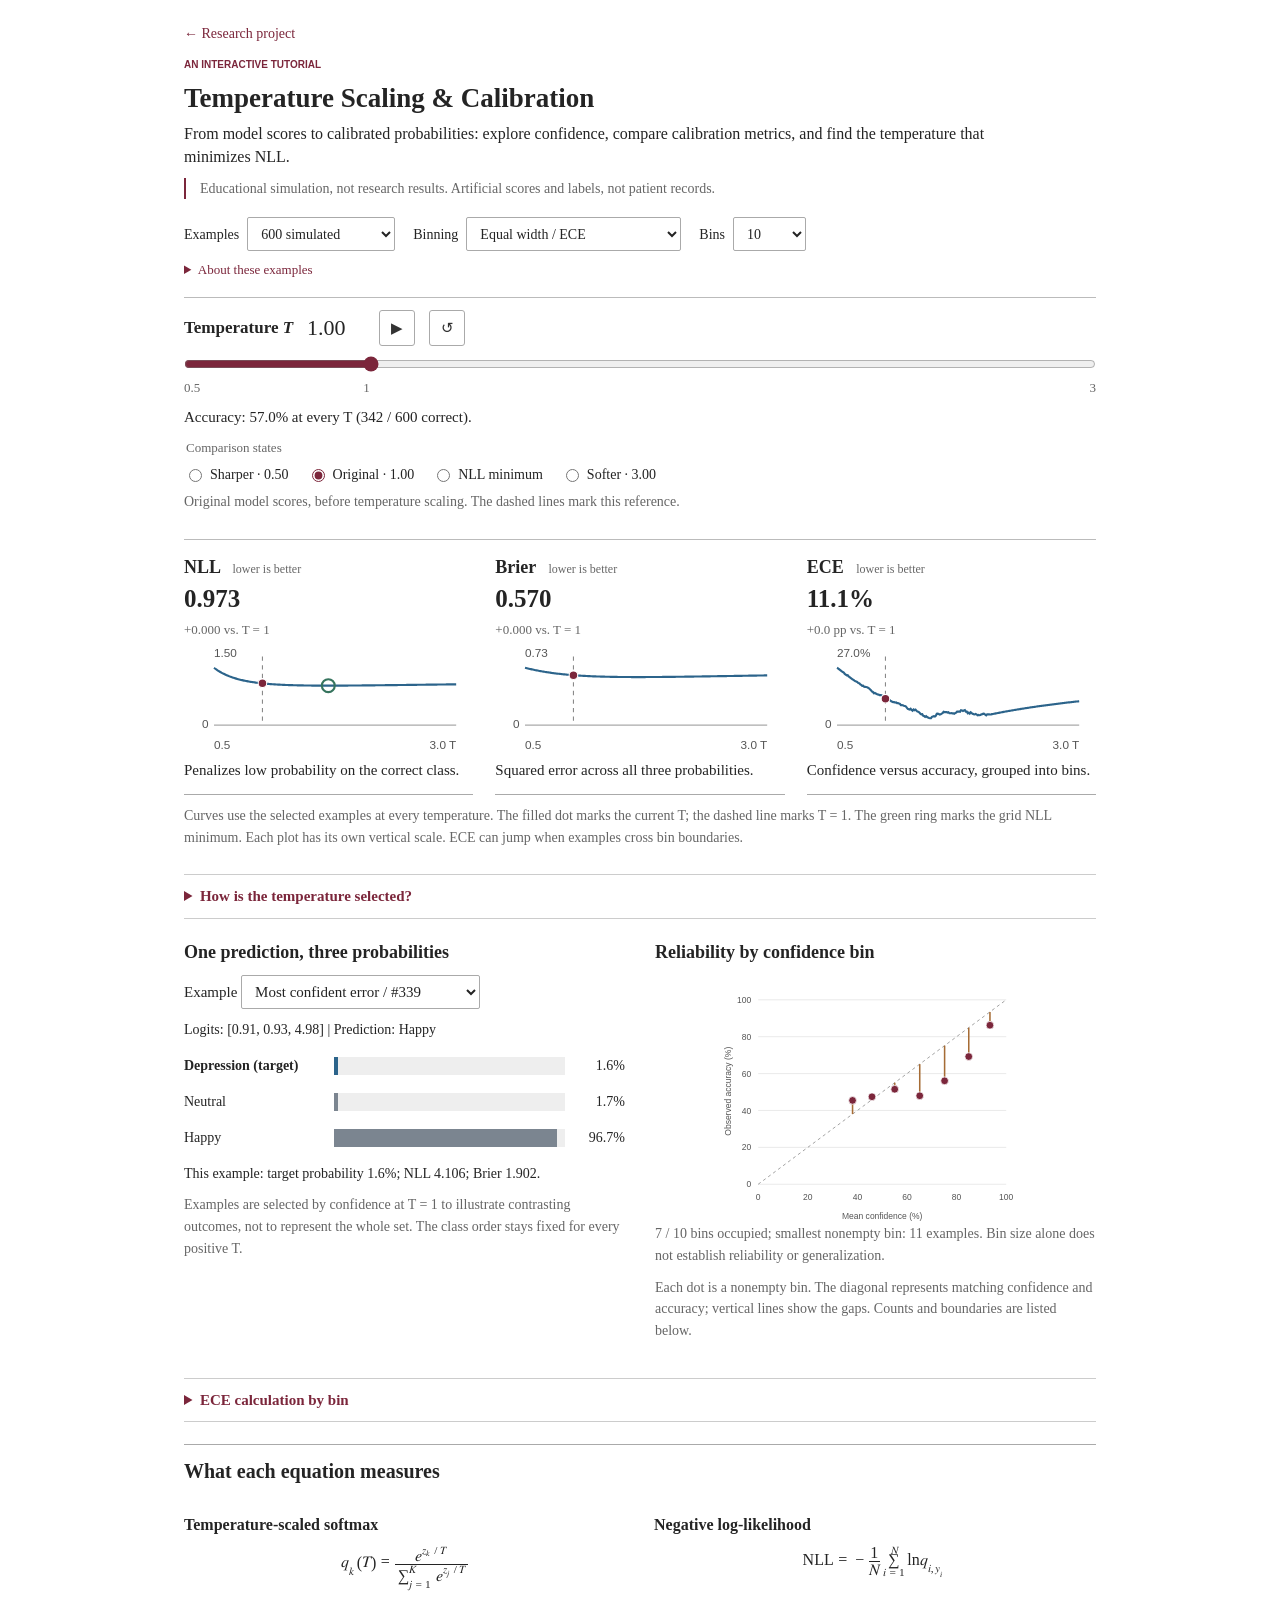
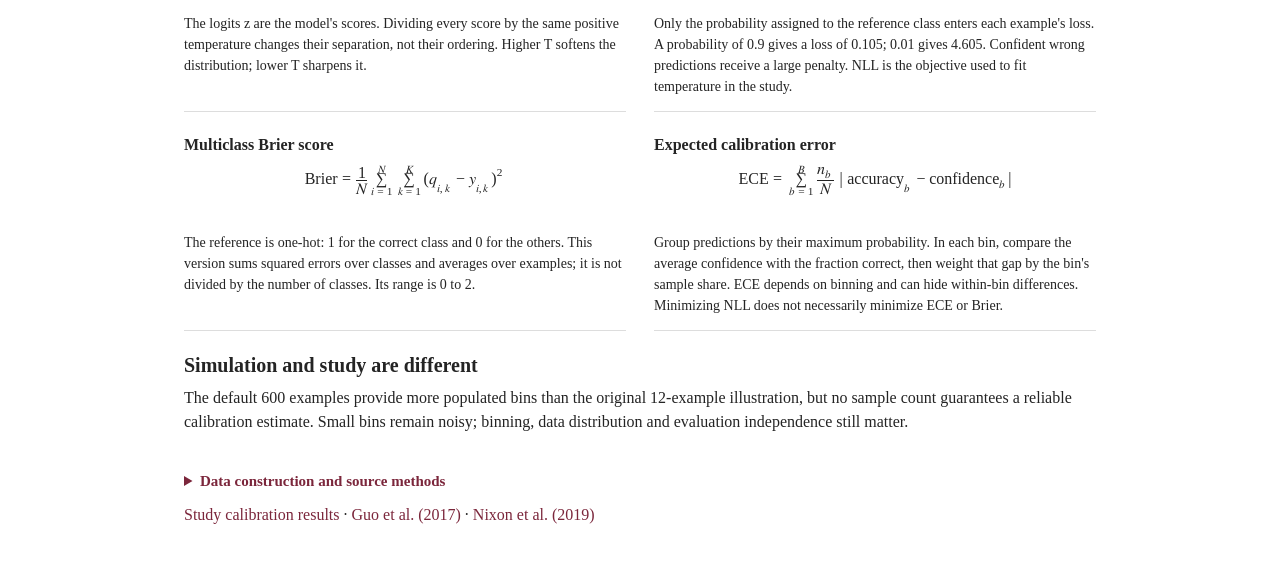
<file: site/tutorial.html>
<!doctype html>
<html lang="en">
<head>
  <meta charset="utf-8"><meta name="viewport" content="width=device-width, initial-scale=1">
  <title>Calibration tutorial | Confidence-guided re-evaluation</title>
  <link rel="icon" type="image/svg+xml" href="assets/project-mark.svg?v=3">
  <meta name="description" content="An interactive explanation of temperature scaling, negative log-likelihood, multiclass Brier score, and expected calibration error.">
  <link rel="stylesheet" href="styles.css"><link rel="stylesheet" href="tutorial.css">
</head>
<body class="tutorial-page">
<main>
  <header class="tutorial-header">
    <a href="index.html">&larr; Research project</a>
    <p class="section-number">AN INTERACTIVE TUTORIAL</p>
    <h1>Temperature Scaling &amp; Calibration</h1>
    <p class="tutorial-intro">From model scores to calibrated probabilities: explore confidence, compare calibration metrics, and find the temperature that minimizes NLL.</p>
    <p class="demo-notice">Educational simulation, not research results. Artificial scores and labels, not patient records.</p>
  </header>
  <div class="experiment-settings">
    <label>Examples <select id="sample-size"><option value="12">12 hand-crafted</option><option value="60">60 simulated</option><option value="600" selected>600 simulated</option></select></label>
    <label>Binning <select id="bin-mode"><option value="width">Equal width / ECE</option><option value="mass">Equal count / adaptive ECE</option></select></label>
    <label>Bins <select id="bin-count"><option value="5">5</option><option value="10" selected>10</option><option value="15">15</option></select></label>
  </div>
  <details class="example-description"><summary>About these examples</summary><p id="data-description" class="lab-note"></p></details>
  <section class="temperature-controls" aria-label="Temperature controls">
    <div class="control-heading"><label for="temperature">Temperature <i>T</i></label><output id="temperature-value" for="temperature">1.00</output><button id="animate" type="button" aria-label="Animate temperature" title="Animate temperature">&#9654;</button><button id="reset" type="button" aria-label="Reset temperature to 1" title="Reset temperature to 1">&#8634;</button></div>
    <input type="range" id="temperature" min="0.5" max="3" step="0.01" value="1">
    <div class="range-labels"><span>0.5</span><span>1</span><span>3</span></div>
    <div class="control-footer"><p id="accuracy-note">Accuracy stays fixed.</p></div>
    <fieldset class="temperature-presets"><legend>Comparison states</legend><label><input type="radio" name="temperature-state" value="0.5">Sharper · 0.50</label><label><input type="radio" name="temperature-state" value="1" checked>Original · 1.00</label><label><input id="fit" type="radio" name="temperature-state" value="fit">NLL minimum</label><label><input type="radio" name="temperature-state" value="3">Softer · 3.00</label></fieldset>
    <p id="state-explanation" class="lab-note" aria-live="polite"></p>
  </section>
  <section class="lab-metrics" aria-label="Calibration metrics">
    <article><h2>NLL <small>lower is better</small></h2><strong id="nll-value">&mdash;</strong><span id="nll-change"></span><svg id="nll-curve" viewBox="0 0 270 100" role="img" aria-label="NLL across the demo temperature range"></svg><p>Penalizes low probability on the correct class.</p></article>
    <article><h2>Brier <small>lower is better</small></h2><strong id="brier-value">&mdash;</strong><span id="brier-change"></span><svg id="brier-curve" viewBox="0 0 270 100" role="img" aria-label="Brier score across the demo temperature range"></svg><p>Squared error across all three probabilities.</p></article>
    <article><h2><span id="ece-title">ECE</span> <small>lower is better</small></h2><strong id="ece-value">&mdash;</strong><span id="ece-change"></span><svg id="ece-curve" viewBox="0 0 270 100" role="img" aria-label="Selected calibration error across the demo temperature range"></svg><p>Confidence versus accuracy, grouped into bins.</p></article>
  </section>
  <p class="lab-note">Curves use the selected examples at every temperature. The filled dot marks the current T; the dashed line marks T = 1. The green ring marks the grid NLL minimum. Each plot has its own vertical scale. ECE can jump when examples cross bin boundaries.</p>
  <details class="optimization-details"><summary>How is the temperature selected?</summary><p id="fit-summary"></p><ol><li>Keep the scores and reference labels fixed.</li><li>For each candidate T, calculate softmax probabilities and average negative log-likelihood.</li><li>Choose the smallest NLL on the grid, not the highest accuracy or the smallest ECE.</li></ol><div class="table-wrap"><table><thead><tr><th>State</th><th>T</th><th>NLL</th><th>Brier</th><th>Selected ECE</th></tr></thead><tbody id="fit-rows"></tbody></table></div><p>The grid is an educational approximation, not a global optimization guarantee. The study uses SciPy <code>minimize_scalar(method="bounded")</code> over T = 0.05&ndash;10.0 on calibration logits and labels, with NLL probabilities clipped at 10<sup>&minus;12</sup>. Classifier weights remain fixed. The reported T = 1.480195 is not the optimum of this simulation.</p></details>
  <section class="lab-details">
    <div><h2>One prediction, three probabilities</h2><label for="sample">Example</label> <select id="sample"></select><p id="logit-values"></p><div id="probability-bars"></div><p id="sample-loss"></p><p class="lab-note">Examples are selected by confidence at T = 1 to illustrate contrasting outcomes, not to represent the whole set. The class order stays fixed for every positive T.</p></div>
    <div><h2>Reliability by confidence bin</h2><svg id="reliability" viewBox="0 0 400 320" role="img" aria-label="Reliability diagram comparing mean confidence with observed accuracy"></svg><p id="occupancy-note" class="lab-note"></p><p class="lab-note">Each dot is a nonempty bin. The diagonal represents matching confidence and accuracy; vertical lines show the gaps. Counts and boundaries are listed below.</p></div>
  </section>
  <details class="bin-details"><summary>ECE calculation by bin</summary><div class="table-wrap"><table><thead><tr><th>Confidence bin</th><th>Count</th><th>Mean confidence</th><th>Accuracy</th><th>Weighted gap</th></tr></thead><tbody id="bin-rows"></tbody></table></div><p id="bin-definition"></p><p>Equal-width bins share probability interval widths. Adaptive bins share approximately equal sample counts. Both use maximum predicted probability and the same weighted absolute-gap formula here. Neither binning choice guarantees a smaller error or a better estimate.</p></details>
  <section class="equation-guide"><h2>What each equation measures</h2>
    <article><h3>Temperature-scaled softmax</h3><math display="block"><msub><mi>q</mi><mi>k</mi></msub><mrow><mo>(</mo><mi>T</mi><mo>)</mo></mrow><mo>=</mo><mfrac><msup><mi>e</mi><mrow><msub><mi>z</mi><mi>k</mi></msub><mo>/</mo><mi>T</mi></mrow></msup><mrow><munderover><mo>&sum;</mo><mrow><mi>j</mi><mo>=</mo><mn>1</mn></mrow><mi>K</mi></munderover><msup><mi>e</mi><mrow><msub><mi>z</mi><mi>j</mi></msub><mo>/</mo><mi>T</mi></mrow></msup></mrow></mfrac></math><p>The logits z are the model's scores. Dividing every score by the same positive temperature changes their separation, not their ordering. Higher T softens the distribution; lower T sharpens it.</p></article>
    <article><h3>Negative log-likelihood</h3><math display="block"><mi mathvariant="normal">NLL</mi><mo>=</mo><mo>&minus;</mo><mfrac><mn>1</mn><mi>N</mi></mfrac><munderover><mo>&sum;</mo><mrow><mi>i</mi><mo>=</mo><mn>1</mn></mrow><mi>N</mi></munderover><mi>ln</mi><msub><mi>q</mi><mrow><mi>i</mi><mo>,</mo><msub><mi>y</mi><mi>i</mi></msub></mrow></msub></math><p>Only the probability assigned to the reference class enters each example's loss. A probability of 0.9 gives a loss of 0.105; 0.01 gives 4.605. Confident wrong predictions receive a large penalty. NLL is the objective used to fit temperature in the study.</p></article>
    <article><h3>Multiclass Brier score</h3><math display="block"><mi mathvariant="normal">Brier</mi><mo>=</mo><mfrac><mn>1</mn><mi>N</mi></mfrac><munderover><mo>&sum;</mo><mrow><mi>i</mi><mo>=</mo><mn>1</mn></mrow><mi>N</mi></munderover><munderover><mo>&sum;</mo><mrow><mi>k</mi><mo>=</mo><mn>1</mn></mrow><mi>K</mi></munderover><msup><mrow><mo>(</mo><msub><mi>q</mi><mrow><mi>i</mi><mo>,</mo><mi>k</mi></mrow></msub><mo>&minus;</mo><msub><mi>y</mi><mrow><mi>i</mi><mo>,</mo><mi>k</mi></mrow></msub><mo>)</mo></mrow><mn>2</mn></msup></math><p>The reference is one-hot: 1 for the correct class and 0 for the others. This version sums squared errors over classes and averages over examples; it is not divided by the number of classes. Its range is 0 to 2.</p></article>
    <article><h3>Expected calibration error</h3><math display="block"><mi mathvariant="normal">ECE</mi><mo>=</mo><munderover><mo>&sum;</mo><mrow><mi>b</mi><mo>=</mo><mn>1</mn></mrow><mi>B</mi></munderover><mfrac><msub><mi>n</mi><mi>b</mi></msub><mi>N</mi></mfrac><mo>|</mo><msub><mi mathvariant="normal">accuracy</mi><mi>b</mi></msub><mo>&minus;</mo><msub><mi mathvariant="normal">confidence</mi><mi>b</mi></msub><mo>|</mo></math><p>Group predictions by their maximum probability. In each bin, compare the average confidence with the fraction correct, then weight that gap by the bin's sample share. ECE depends on binning and can hide within-bin differences. Minimizing NLL does not necessarily minimize ECE or Brier.</p></article>
  </section>
  <section class="lab-context"><h2>Simulation and study are different</h2><p>The default 600 examples provide more populated bins than the original 12-example illustration, but no sample count guarantees a reliable calibration estimate. Small bins remain noisy; binning, data distribution and evaluation independence still matter.</p><details><summary>Data construction and source methods</summary><p>The simulated sets use a fixed-seed linear congruential generator (seed 20261024). Each of three logits is drawn uniformly from [0, 5); the reference label is sampled from softmax(z / 1.8). Thus, overconfidence at T = 1 is built into this teaching example. A finite-sample NLL minimum need not equal 1.8. The 60 examples form a prefix of the 600; the 12 hand-crafted examples are a different set. Increasing the sample size in this interface is not an experiment establishing an improvement.</p><p>The released study notebook computes both 15-bin equal-width ECE and top-label adaptive ECE. It fits T on the calibration partition, then fixes T and the routing threshold for evaluation. The tutorial uses its own scores, grid search and bin controls; it does not reproduce the paper's calibration estimates.</p><p><a href="https://github.com/WoojinPark-Jay/confidence-guided-selective-llm-re-evaluation/blob/main/notebooks/colab/01_phase1_training_calibration_routing.ipynb">Study calibration implementation</a> &middot; <a href="calibration-core.js">Simulation and metric source</a></p></details><p><a href="index.html#method">Study calibration results</a> &middot; <a href="https://proceedings.mlr.press/v70/guo17a.html">Guo et al. (2017)</a> &middot; <a href="https://openaccess.thecvf.com/content_CVPRW_2019/html/Uncertainty_and_Robustness_in_Deep_Visual_Learning/Nixon_Measuring_Calibration_in_Deep_Learning_CVPRW_2019_paper.html">Nixon et al. (2019)</a></p></section>
</main>
<script src="calibration-core.js"></script><script src="tutorial.js"></script>
</body></html>
</file>
<file: site/styles.css>
:root { color-scheme: light; font-family: "Times New Roman", Times, "Liberation Serif", serif; color: #242424; background: #fff; font-size: 18px; }
* { box-sizing: border-box; letter-spacing: 0; }
body { margin: 0; line-height: 1.65; }
a { color: #7b263b; text-decoration: none; text-underline-offset: 3px; }
a:hover { text-decoration: underline; }
a:focus-visible, summary:focus-visible, .table-wrap:focus-visible { outline: 2px solid #7b263b; outline-offset: 5px; }
.skip-link { position: absolute; top: -60px; left: 16px; padding: 8px; background: white; }
.skip-link:focus { top: 8px; }
.paper-header { max-width: 1080px; margin: auto; padding: 36px 24px 20px; text-align: center; }
h1 { font-size: 36px; line-height: 1.2; font-weight: 700; margin: 0 auto 22px; }
h1 span { font-weight: 500; }
.method-plan { max-width: 850px; margin-left: auto; margin-right: auto; }
.section-links { display: flex; flex-wrap: wrap; justify-content: center; gap: 8px 24px; font-size: 15px; border-block: 1px solid #ddd; padding: 12px 0; margin: 30px 0; }
.prompt-reader,.result-explorer { max-width: 820px; margin: 32px auto; }
.tabs { display: flex; flex-wrap: wrap; gap: 0 20px; border-bottom: 1px solid #aaa; }
.tabs button { background: none; color: #555; font: inherit; font-size: 16px; padding: 10px 0; border: 0; border-bottom: 2px solid transparent; cursor: pointer; }
.tabs button[aria-selected="true"] { color: #7b263b; border-bottom-color: #7b263b; font-weight: bold; }
button:focus-visible, select:focus-visible { outline: 2px solid #7b263b; outline-offset: 3px; }
.reader-toolbar { display: flex; align-items: center; flex-wrap: wrap; gap: 10px 18px; padding: 16px 0 8px; font-size: 15px; }
select { max-width: 100%; min-height: 34px; border: 1px solid #aaa; border-radius: 2px; background: white; color: #242424; font: inherit; padding: 5px 28px 5px 9px; }
.reader-toolbar a { margin-left: auto; }
#prompt-description { font-size: 16px; margin: 8px 0; }
.stage-note { font-size: 15px; color: #555; margin: 8px 0 14px; }
pre,code { font-family: "SFMono-Regular", Consolas, "Liberation Mono", monospace; }
.prompt-reader pre { margin: 0; height: 300px; white-space: pre-wrap; overflow-wrap: anywhere; background: #fafafa; border-radius: 0; padding: 16px 18px; }
.explorer-note { font-size: 15px; }
.legend { font-size: 14px; display: flex; gap: 24px; margin: 14px 0; }
.legend span::before { content: ""; display: inline-block; width: 12px; height: 10px; margin-right: 6px; background: #386d91; }
.legend span:last-child::before { background: #a8674f; }
.outcome-row { display: grid; grid-template-columns: 135px minmax(0,1fr) 150px; gap: 18px; align-items: center; border-top: 1px solid #ddd; padding: 16px 0; }
.outcome-name { font-size: 16px; }
.bar-pair { display: grid; gap: 5px; }
.bar-track { height: 22px; background: #f3f3f3; }
.bar { display: block; height: 100%; background: #386d91; }
.bar.introduced { background: #a8674f; }
.outcome-count { text-align: right; font-size: 16px; font-variant-numeric: tabular-nums; }
.outcome-count small { display: block; color: #666; font-size: 13px; }
.gain-equation { text-align: center; font-style: italic; padding: 12px 0; border-block: 1px solid #ddd; }
@media(max-width: 760px) {
  .outcome-row { grid-template-columns: 95px minmax(0,1fr) 100px; gap: 8px; }
  .outcome-name,.outcome-count { font-size: 13px; }
  .reader-toolbar a { margin-left: 0; }
  .prompt-reader pre { height: 320px; }
}
.authors { font-size: 19px; margin: 0 0 2px; color: #333; }
.affiliation { font-size: 17px; margin: 0 0 4px; color: #444; }
.affiliation img { width: 180px; height: auto; display: block; margin: 12px auto 8px; }
.algorithm-preparation { border-left: 3px solid #8a2338; padding-left: 18px; }
.algorithm-flow { list-style: decimal-leading-zero; padding-left: 32px; margin: 24px 0; }
.algorithm-flow > li { padding: 12px 0 18px 14px; border-bottom: 1px solid #ddd; }
.algorithm-flow > li::marker { color: #8a2338; font-weight: bold; }
.algorithm-flow p { margin: 6px 0; }
.formula { font-size: 17px; font-style: italic; margin: 12px 0 0; }
.routing-branches { display: grid; grid-template-columns: 1fr 1.5fr; gap: 28px; margin-top: 16px; }
.routing-branches > div { border-top: 2px solid #777; padding-top: 10px; }
.routing-branches > div:last-child { border-color: #1769a6; }
.branch-condition { font-weight: bold; }
.algorithm-code { white-space: pre-wrap; overflow-wrap: anywhere; font-size: 14px; line-height: 1.7; padding: 16px 0; }
.case-toolbar { display: flex; align-items: center; flex-wrap: wrap; gap: 12px; border-block: 1px solid #bbb; padding: 14px 0; margin: 24px 0; }
#case-id { margin-left: auto; font-size: 14px; color: #555; }
.case-study h3 { font-size: 17px; margin: 20px 0 10px; }
.case-study blockquote { margin: 0; padding: 4px 0 4px 20px; border-left: 2px solid #aaa; font-size: 18px; line-height: 1.65; }
.case-decisions { display: grid; grid-template-columns: repeat(3,minmax(0,1fr)); gap: 24px; padding: 6px 0 18px; border-bottom: 1px solid #bbb; }
.case-decisions strong { font-size: 22px; }
.case-decisions p { font-size: 15px; margin: 6px 0 0; line-height: 1.5; }
.case-target { font-size: 15px; }
.case-target span { margin-left: 16px; color: #555; }
#case-excerpt h4 { font-size: 16px; margin: 18px 0 6px; }
#case-excerpt p { font-size: 17px; margin: 0 0 16px; }
.case-report { white-space: pre-wrap; overflow-wrap: anywhere; font-size: 16px; line-height: 1.65; max-height: 520px; overflow: auto; padding: 18px 4px; }
.case-interpretation { font-size: 16px; border-left: 3px solid #8a2338; padding-left: 18px; margin-top: 24px; }
[hidden] { display: none !important; }
@media(max-width: 600px) {
  .routing-branches { grid-template-columns: 1fr; gap: 12px; }
  .case-decisions { grid-template-columns: 1fr; gap: 0; }
  .case-decisions > div { border-bottom: 1px solid #eee; padding-bottom: 12px; }
  .case-target span { display: block; margin-left: 0; }
  #case-id { margin-left: 0; width: 100%; }
  .affiliation img { width: 160px; }
}
sup { font-size: 12px; }
.author-note { font-size: 13px; margin: 0; color: #666; }
.resources { display: flex; align-items: center; justify-content: center; flex-wrap: wrap; gap: 10px 26px; margin-top: 19px; }
.resources a { font-size: 16px; font-weight: 600; }
main { max-width: 1080px; margin: auto; padding: 0 24px; }
.prose { max-width: 820px; margin-left: auto; margin-right: auto; }
section { margin: 40px auto; scroll-margin-top: 24px; }
h2 { font-size: 27px; line-height: 1.25; text-align: center; font-weight: 600; margin: 0 0 24px; }
h3 { font-size: 20px; line-height: 1.4; margin: 30px 0 12px; font-weight: 600; }
p { margin: 0 0 17px; }
figure { margin: 26px auto; max-width: 960px; }
.teaser { margin: 14px 0 28px; max-width: none; }
figure a { display: block; }
img { display: block; width: 100%; height: auto; }
figcaption { max-width: 960px; margin: 14px auto 0; font-size: 14px; line-height: 1.65; color: #505050; }
figcaption a { display: inline; }
figcaption strong { color: #333; }
.table-wrap { overflow-x: auto; margin: 25px 0; }
table { width: 100%; border-collapse: collapse; font-size: 14px; line-height: 1.5; font-variant-numeric: tabular-nums; }
caption { text-align: left; margin-bottom: 12px; color: #555; }
th,td { padding: 11px 12px; border-bottom: 1px solid #ddd; text-align: left; }
thead { border-top: 2px solid #666; border-bottom: 1px solid #888; }
thead th { font-weight: 600; white-space: nowrap; }
tbody th { font-weight: 400; }
tbody tr:last-child { border-bottom: 2px solid #888; }
.summary-table { min-width: 820px; }
.summary-table td { white-space: nowrap; }
.comparison-table { min-width: 940px; }
.comparison-table td:nth-child(n+4) { text-align: right; }
.comparison-table tr:nth-child(3n) { border-bottom: 1px solid #888; }
details { margin-top: 26px; }
summary { cursor: pointer; color: #7b263b; font-weight: 600; padding: 10px 0; }
.source-links { font-size: 14px; }
pre { font-size: 13px; line-height: 1.7; background: #f5f5f5; border: 1px solid #e5e5e5; border-radius: 3px; padding: 20px; overflow-x: auto; }
footer { max-width: 820px; border-top: 1px solid #e2e2e2; padding: 22px 0 35px; margin: 60px auto 0; text-align: center; font-size: 13px; color: #777; }
.section-heading { margin: 0 0 20px; }
.section-number { display: block; font: 12px/1.5 Arial, sans-serif; color: #7b263b; margin-bottom: 8px; }
.section-heading h2 { text-align: left; margin: 0; font-size: 28px; }
.section-intro { max-width: 780px; color: #454545; font-size: 17px; }
.paper-algorithms,.case-study { max-width: 1032px; border-top: 1px solid #aaa; padding-top: 30px; margin-top: 54px; }
.procedure-map { display: grid; grid-template-columns: repeat(4,minmax(0,1fr)); margin: 24px 0 12px; border-block: 1px solid #888; }
.procedure-map a { position: relative; padding: 15px 22px 15px 0; color: #242424; }
.procedure-map a:not(:first-child) { padding-left: 18px; }
.procedure-map a:not(:last-child)::after { content: '\2192'; position: absolute; right: 0; top: 37px; color: #777; }
.procedure-map small,.procedure-map span { display: block; font-size: 13px; color: #666; }
.procedure-map strong { font-size: 17px; display: block; margin: 4px 0; }
.algorithm-note { font-size: 14px; color: #555; margin: 12px 0 22px; }
.paper-algorithm { margin: 0; border-bottom: 1px solid #aaa; }
.paper-algorithm > summary { display: grid; grid-template-columns: 112px 1fr auto; gap: 12px; padding: 17px 0; align-items: baseline; color: #242424; font-size: 17px; }
.paper-algorithm > summary::after { content: '+'; grid-column: 3; grid-row: 1; padding-left: 12px; }
.paper-algorithm[open] > summary::after { content: '\2212'; }
.paper-algorithm > summary small { display: none; }
.paper-algorithm > summary::-webkit-details-marker { display: none; }
.algorithm-number { font-size: 14px; color: #7b263b; }
.algorithm-body { border-top: 2px solid #333; padding: 16px 20px 20px; margin-bottom: 20px; background: #fafafa; font-size: 16px; }
.algorithm-body p { margin-bottom: 6px; }
.algorithm-body p b { display: inline-block; min-width: 56px; }
.algorithm-lines { margin: 16px 0 0; padding: 14px 0 0 30px; border-top: 1px solid #bbb; }
.algorithm-lines li { padding: 3px 0 3px 10px; line-height: 1.55; }
.algorithm-lines li::marker { font-size: 13px; color: #777; }
.algorithm-lines li.indented { padding-left: 30px; }
.supporting-figure { max-width: 820px; margin: 20px auto; border-block: 1px solid #ddd; }
.supporting-figure summary { font-size: 16px; color: #333; }
.supporting-figure summary span { font-size: 13px; font-weight: normal; color: #666; margin-left: 16px; }
.case-options { display: flex; flex-wrap: wrap; gap: 4px 24px; margin: 26px 0 0; padding: 0 0 12px; border: 0; border-bottom: 1px solid #aaa; }
.case-options legend { font-size: 13px; color: #555; margin-bottom: 8px; }
.case-options label { cursor: pointer; font-size: 16px; display: flex; align-items: center; gap: 7px; padding: 5px 0; }
.case-options input { accent-color: #7b263b; margin: 0; }
.case-options input:checked + span { font-weight: bold; color: #7b263b; }
.case-record-line { display: flex; justify-content: space-between; gap: 12px; margin: 12px 0 16px; font-size: 13px; color: #666; }
.case-record-line #case-id { margin: 0; font-size: 13px; }
.case-decisions { gap: 40px; padding: 0 0 20px; margin-bottom: 12px; border-bottom: 1px solid #aaa; }
.case-decisions > div { position: relative; }
.case-decisions > div:not(:last-child)::after { content: '\2192'; position: absolute; top: 42px; right: -25px; font-size: 23px; color: #777; }
.case-decisions h3 { font: 13px/1.5 Arial,sans-serif; color: #555; margin: 0 0 10px; }
.case-decisions strong { font-size: 27px; line-height: 1.2; }
.case-decisions p { font-size: 14px; }
.case-target { margin: 0 0 22px; }
.case-evidence-grid { display: grid; grid-template-columns: minmax(0,1fr) minmax(0,1.1fr); gap: 36px; border-top: 1px solid #ddd; }
.case-evidence-grid h3 { font-size: 18px; margin: 20px 0 14px; }
.case-evidence { border-left: 1px solid #ddd; padding-left: 28px; }
.case-study blockquote { font-size: 17px; padding: 0; border: 0; line-height: 1.7; }
.case-study mark { background: #f1e7eb; color: inherit; padding: 1px 0; }
.case-input-note,.case-model-note { font-size: 13px; line-height: 1.5; color: #666; margin-top: 16px; }
.case-evidence .stage-note { font-size: 13px; }
#case-excerpt h4 { font-size: 15px; color: #444; }
#case-excerpt p { font-size: 16px; line-height: 1.6; }
#case-full { border-block: 1px solid #ccc; margin: 20px 0; }
#case-full summary { color: #333; font-size: 15px; }
#case-full summary span { font-size: 13px; font-weight: normal; color: #777; margin-left: 16px; }
.case-interpretation { font-size: 15px; margin: 18px 0; }
#case-content[data-outcome="Introduced error"] #case-final { color: #9c382e; }
#case-content[data-outcome="Correction"] #case-final { color: #286449; }
#case-no-response { font-size: 18px; margin-top: 20px; }
@media(max-width: 760px) {
  .procedure-map { grid-template-columns: repeat(2,minmax(0,1fr)); }
  .procedure-map a:nth-child(3) { padding-left: 0; }
  .procedure-map a:nth-child(2)::after { content: ''; }
  .case-evidence-grid { grid-template-columns: 1fr; gap: 0; }
  .case-evidence { border-left: 0; padding-left: 0; border-top: 1px solid #ddd; }
  .case-decisions { gap: 12px; }
  .case-decisions strong { font-size: 21px; }
  .case-record-line { flex-wrap: wrap; }
  .paper-algorithm > summary { grid-template-columns: 1fr 24px; gap: 4px; }
  .paper-algorithm > summary .algorithm-number { grid-column: 1; }
  .paper-algorithm > summary > span:nth-child(2) { grid-column: 1; }
  .paper-algorithm > summary::after { grid-column: 2; }
  .section-heading h2 { font-size: 25px; }
}
@media(max-width: 600px) {
  .case-decisions { grid-template-columns: 1fr 1fr; }
  .case-decisions > div:last-child { grid-column: 1 / -1; padding-top: 10px; }
  .case-decisions > div::after { display: none; }
  .case-record-line #case-id { width: auto; }
  .algorithm-body { padding: 12px; }
}
@media(min-width: 1600px) { main { max-width: 1140px; } }
@media(max-width: 760px) {
  .paper-header { padding: 30px 20px 20px; }
  h1 { font-size: 27px; }
  .title-break { display: none; }
  main { padding: 0 20px; }
  .authors { font-size: 17px; }
  section { margin: 38px auto; }
  h2 { font-size: 24px; }
  h3 { font-size: 19px; }
  figure { margin: 24px 0; }
  .teaser { margin-top: 10px; }
  figcaption { font-size: 13px; }
  footer { margin-left: 20px; margin-right: 20px; }
}

/* Primary evidence precedes implementation details. */
.contributions,.findings { max-width: 1032px; margin: 48px auto; }
.contribution-list { display: grid; grid-template-columns: repeat(2,minmax(0,1fr)); gap: 0 32px; margin: 20px 0 16px; border-top: 1px solid #aaa; }
.contribution-list > div { padding: 18px 0; border-bottom: 1px solid #ddd; }
.contribution-list dt { font-size: 18px; font-weight: bold; line-height: 1.5; }
.contribution-list dt span { display: inline-block; font-size: 13px; font-weight: normal; color: #7b263b; margin-right: 12px; }
.contribution-list dd { margin: 7px 0 0; font-size: 16px; line-height: 1.5; color: #444; }
.research-question { max-width: 820px; margin: 6px auto 18px; text-align: center; font-size: 20px; line-height: 1.45; }
.evidence-overview { padding: 18px 0 16px; border-block: 1px solid #aaa; margin: 24px 0; }
.evidence-context { font: 13px/1.5 Arial,sans-serif; color: #555; margin: 0 0 14px; }
.evidence-metrics { display: grid; grid-template-columns: repeat(3,minmax(0,1fr)); gap: 24px; margin: 0; }
.evidence-metrics > div + div { border-left: 1px solid #ddd; padding-left: 24px; }
.evidence-metrics dt { font-size: 15px; color: #444; }
.evidence-metrics dd { margin: 4px 0 0; font-size: 29px; font-weight: 600; line-height: 1.2; font-variant-numeric: tabular-nums; }
.evidence-metrics dd span { display: block; font-size: 14px; font-weight: normal; color: #555; margin-top: 6px; line-height: 1.4; }
.evidence-scope,.evaluation-scope { font-size: 14px; line-height: 1.55; color: #555; margin: 16px 0 0; }
@media(max-width: 600px) {
  .research-question { font-size: 18px; text-align: left; }
  .evidence-metrics { grid-template-columns: 1fr; gap: 12px; }
  .evidence-metrics > div { display: grid; grid-template-columns: 1fr 1.1fr; align-items: baseline; gap: 12px; }
  .evidence-metrics > div + div { border-left: 0; border-top: 1px solid #ddd; padding: 12px 0 0; }
  .evidence-metrics dd { font-size: 25px; margin: 0; }
  .contribution-list { grid-template-columns: 1fr; }
}
.primary-finding { border-block: 1px solid #aaa; padding: 20px 0; }
.finding-label { font: 12px/1.5 Arial,sans-serif; color: #7b263b; }
.primary-finding p { font-size: 21px; line-height: 1.55; margin: 10px 0; max-width: 900px; }
.primary-finding a { font-size: 14px; }
.abstract-disclosure { margin-top: 0; border-bottom: 1px solid #ddd; }
.abstract-disclosure > summary { font-size: 18px; color: #333; }
.abstract-disclosure p { font-size: 17px; }
.protocol-details { max-width: 820px; margin: 20px auto 0; border-block: 1px solid #ddd; }
.protocol-details > summary { font-size: 16px; color: #444; }
.protocol-details p { font-size: 15px; }
.original-algorithm { max-width: 780px; margin: 20px auto 12px; }
.algorithm-image-scroll { overflow-x: auto; }
.algorithm-image-scroll img { width: 100%; min-width: 640px; }
.original-algorithm figcaption { font-size: 13px; margin: 12px 0 0; }
.algorithm-transcript { max-width: 780px; margin: 8px auto 20px; }
.algorithm-transcript > summary { font-size: 14px; font-weight: normal; color: #555; }
.findings { border-top: 2px solid #333; padding-top: 28px; }
.finding-list { list-style: decimal-leading-zero; padding-left: 30px; margin: 20px 0; }
.finding-list > li { padding: 18px 0 20px 10px; border-bottom: 1px solid #ddd; }
.finding-list > li::marker { color: #7b263b; font-size: 14px; }
.finding-list h3 { font-size: 20px; margin: 0 0 8px; }
.finding-list p { font-size: 17px; max-width: 860px; margin: 0 0 8px; }
.finding-list a { font-size: 14px; }
.finding-evidence { margin-top: 12px; }
.finding-evidence summary { font-size: 15px; padding: 8px 0; }
.finding-evidence[open] summary { margin-bottom: 12px; }
.finding-evidence figure { margin: 8px 0 12px; }
.finding-evidence p,.finding-evidence table { font-size: 15px; }
.finding-evidence .source-links { margin-top: 10px; }
.findings-scope { font-size: 15px; color: #555; max-width: 900px; }
@media(max-width: 760px) {
  .contribution-list > div { grid-template-columns: 1fr; gap: 8px; padding: 16px 0; }
  .primary-finding p { font-size: 19px; }
  .original-algorithm { margin: 14px 0; }
}
.tutorial-link { font-size: 15px; margin-bottom: 18px; }
.tutorial-link span { display: block; font-size: 13px; color: #666; margin-top: 3px; }
.tutorial-cta { display: inline-flex; align-items: center; gap: 6px; padding: 3px 0; border: 0; background: transparent; color: #7b263b; font-size: 15px; font-weight: 600; text-decoration: underline; text-decoration-color: #b8a4aa; text-underline-offset: 5px; line-height: 1.4; }
.tutorial-cta::after { content: '\2197'; font-size: 14px; }
.tutorial-cta:hover { color: #7b263b; text-decoration-color: currentColor; }
.tutorial-cta:focus-visible { outline: 2px solid #7b263b; outline-offset: 3px; }
.finding-target { scroll-margin-top: 24px; }
.baseline-comparison { padding: 18px 0; border-block: 1px solid #ccc; margin: 24px 0; }
.baseline-comparison select { max-width: 100%; margin: 6px 0 6px 10px; }
#matrix-gain { font-weight: 600; }
.matrix-pair { display: grid; grid-template-columns: repeat(2, minmax(0, 1fr)); gap: 28px; }
.matrix-pair figure { margin: 0; min-width: 0; }
.matrix-pair figcaption { font-size: 16px; font-weight: 600; margin: 10px 0; }
.confusion-table { width: 100%; min-width: 0; table-layout: fixed; font-size: 14px; }
.confusion-table th, .confusion-table td { padding: 10px 3px; text-align: center; overflow-wrap: anywhere; }
.confusion-table thead th { font-size: 12px; }
.confusion-table strong, .confusion-table small { display: block; }
.confusion-table td { border: 2px solid white; }
@media (max-width: 760px) { .matrix-pair { grid-template-columns: 1fr; gap: 16px; } }
.finding-target:target { outline: 1px solid #9aaab6; outline-offset: 8px; }

/* Project-page rhythm stays independent of the interactive tutorial. */
body:not(.tutorial-page) { --reading-width: 832px; --evidence-width: 832px; font-size: 16px; line-height: 1.6; }
body:not(.tutorial-page) main { max-width: 880px; }
body:not(.tutorial-page) .paper-header { max-width: 880px; padding: 40px 24px 20px; }
body:not(.tutorial-page) h1 { max-width: 800px; font-size: 32px; line-height: 1.16; margin-bottom: 10px; text-wrap: balance; }
body:not(.tutorial-page) .project-eyebrow { font: 11px/1.5 Arial, sans-serif; color: #7b263b; margin: 0 0 14px; }
body:not(.tutorial-page) .paper-subtitle { font-size: 20px; line-height: 1.4; margin-bottom: 18px; color: #505050; }
body:not(.tutorial-page) .authors { font-size: 17px; }
body:not(.tutorial-page) .affiliation img { width: 144px; margin-block: 10px 6px; }
body:not(.tutorial-page) h1 span { font-weight: normal; }
body:not(.tutorial-page) h1 .project-mark { display: inline-block; width: 32px; height: 32px; margin-right: 9px; vertical-align: -5px; }
body:not(.tutorial-page) .resources { gap: 8px 24px; margin-top: 16px; }
body:not(.tutorial-page) .resources a { padding-block: 5px; }
body:not(.tutorial-page) .resources .tutorial-cta { padding: 5px 0; }
body:not(.tutorial-page) :is(.prose, .prompt-reader, .result-explorer, .supporting-figure, .protocol-details, .method-plan, .research-question) { max-width: var(--reading-width); }
body:not(.tutorial-page) :is(.paper-algorithms, .case-study, .contributions, .findings) { max-width: var(--evidence-width); }
body:not(.tutorial-page) section { margin-block: 48px; }
body:not(.tutorial-page) :is(.paper-algorithms, .case-study, .findings) { padding-top: 0; }
body:not(.tutorial-page) .section-links { margin: 16px 0 0; padding: 10px 0 0; gap: 6px 22px; font: 13px/1.5 Arial, sans-serif; }
body:not(.tutorial-page) .section-links a { color: #595959; }
body:not(.tutorial-page) .section-heading { margin-bottom: 16px; }
body:not(.tutorial-page) .section-number { font-family: Arial, sans-serif; font-size: 10px; margin-bottom: 6px; }
body:not(.tutorial-page) h2 { font-size: 23px; margin-bottom: 16px; }
body:not(.tutorial-page) .section-heading h2 { font-size: 23px; margin: 0; text-wrap: balance; }
body:not(.tutorial-page) h3 { font-size: 18px; margin-top: 24px; }
body:not(.tutorial-page) .section-intro { max-width: var(--reading-width); font-size: 16px; }
body:not(.tutorial-page) p { margin-bottom: 14px; }
body:not(.tutorial-page) .research-question { max-width: 650px; font-size: 16px; margin-block: 4px 20px; color: #505050; }
body:not(.tutorial-page) .teaser { margin-block: 12px 24px; }
body:not(.tutorial-page) figcaption { max-width: var(--reading-width); line-height: 1.5; margin-top: 10px; }
body:not(.tutorial-page) figure { max-width: 780px; }
body:not(.tutorial-page) .teaser { max-width: 832px; margin-inline: auto; }
body:not(.tutorial-page) .method-plan { max-width: 640px; }
body:not(.tutorial-page) .original-algorithm { max-width: 580px; margin-block: 12px 18px; }
body:not(.tutorial-page) .algorithm-image-scroll img { min-width: 560px; }
body:not(.tutorial-page) .algorithm-transcript { max-width: 580px; }
body:not(.tutorial-page) :is(.algorithm-image-scroll, .table-wrap) { overscroll-behavior-x: contain; scrollbar-width: thin; scrollbar-color: #aaa #fff; }
body:not(.tutorial-page) :is(pre, .algorithm-image-scroll):focus-visible { outline: 2px solid #7b263b; outline-offset: 3px; }
body:not(.tutorial-page) .table-wrap { margin-block: 20px; }
body:not(.tutorial-page) table { font-size: 15px; line-height: 1.45; }
body:not(.tutorial-page) :is(th, td) { padding: 10px; }
body:not(.tutorial-page) caption { margin-bottom: 10px; font-size: 14px; }
body:not(.tutorial-page) .source-links { max-width: var(--evidence-width); line-height: 1.5; }
body:not(.tutorial-page) .routing-branches > div:last-child { border-color: #7b263b; }
body:not(.tutorial-page) :is(.evidence-context, .finding-label, .case-decisions h3) { font-family: inherit; }
body:not(.tutorial-page) .evidence-metrics dd { font-size: 25px; }
body:not(.tutorial-page) .contribution-list > div { padding-block: 14px; }
body:not(.tutorial-page) .contribution-list dt { font-size: 17px; }
body:not(.tutorial-page) .contribution-list dd { font-size: 15px; }
body:not(.tutorial-page) .finding-list p { font-size: 16px; }
body:not(.tutorial-page) .evidence-overview { background: #f8f8f7; padding: 18px 20px; }
body:not(.tutorial-page) .primary-finding { padding-block: 16px; }
body:not(.tutorial-page) .primary-finding p { font-size: 19px; max-width: var(--reading-width); }
body:not(.tutorial-page) .finding-list > li { padding-block: 14px 16px; }
body:not(.tutorial-page) .finding-list h3 { margin-top: 0; }
body:not(.tutorial-page) :is(.finding-list p, .findings-scope) { max-width: var(--reading-width); }
body:not(.tutorial-page) .case-decisions { gap: 32px; }
body:not(.tutorial-page) .case-decisions h3 { margin-top: 0; }
body:not(.tutorial-page) .case-decisions strong { font-size: 24px; overflow-wrap: anywhere; }
body:not(.tutorial-page) .case-decisions > div:not(:last-child)::after { right: -21px; }
body:not(.tutorial-page) .case-evidence-grid { gap: 28px; }
body:not(.tutorial-page) .case-evidence { padding-left: 24px; }
body:not(.tutorial-page) .legend { flex-wrap: wrap; gap: 6px 20px; }
body:not(.tutorial-page) .bar, body:not(.tutorial-page) .legend span::before { background: #343a40; }
body:not(.tutorial-page) .bar.introduced, body:not(.tutorial-page) .legend span:last-child::before { background: #a9afb5; }
body:not(.tutorial-page) .bar-track { height: 12px; background: transparent; }
body:not(.tutorial-page) .bar-pair { gap: 7px; }
body:not(.tutorial-page) .outcome-row { padding-block: 14px; }
body:not(.tutorial-page) :is(.section-links, .paper-algorithms, .case-study, .findings,
  .contribution-list, .contribution-list > div, .evidence-overview, .primary-finding,
  .abstract-disclosure, .protocol-details, .supporting-figure, .baseline-comparison,
  .procedure-map, .paper-algorithm, .finding-list > li, .outcome-row,
  .case-toolbar, .case-decisions, .case-evidence-grid, #case-full, .gain-equation) { border: 0; }
body:not(.tutorial-page) .paper-algorithm { margin-bottom: 8px; }
body:not(.tutorial-page) .paper-algorithm > summary { padding-block: 12px; }
body:not(.tutorial-page) .finding-list > li + li { margin-top: 14px; }
body:not(.tutorial-page) .case-decisions > div { border-bottom: 0; }
body:not(.tutorial-page) .prompt-reader pre { background: #fcfcfc; padding: 14px 16px; line-height: 1.6; }
body:not(.tutorial-page) .finding-target:target { outline-color: #b8a4aa; }
body:not(.tutorial-page) .confusion-table { font-size: 14px; }
body:not(.tutorial-page) .confusion-table :is(th, td) { padding: 10px 3px; }
body:not(.tutorial-page) .confusion-table thead th { white-space: normal; }
body:not(.tutorial-page) footer { max-width: var(--reading-width); margin-top: 36px; padding-block: 18px 28px; }

@media (max-width: 760px) {
  body:not(.tutorial-page) .paper-header { padding: 24px 20px 16px; }
  body:not(.tutorial-page) h1 { font-size: 27px; }
  body:not(.tutorial-page) :is(h2, .section-heading h2) { font-size: 23px; }
  body:not(.tutorial-page) section { margin-block: 42px; }
  body:not(.tutorial-page) .case-decisions { gap: 16px; }
  body:not(.tutorial-page) .case-decisions strong { font-size: 21px; }
  body:not(.tutorial-page) .case-decisions > div:not(:last-child)::after { display: none; }
  body:not(.tutorial-page) .case-evidence-grid { gap: 0; }
  body:not(.tutorial-page) .case-evidence { padding-left: 0; }
  body:not(.tutorial-page) .table-wrap > table { min-width: 620px; }
  body:not(.tutorial-page) .table-wrap > .summary-table { min-width: 820px; }
  body:not(.tutorial-page) .table-wrap > .comparison-table { min-width: 940px; }
  body:not(.tutorial-page) .table-wrap > .confusion-table { min-width: 0; }
  body:not(.tutorial-page) :is(.teaser, .method-plan, .supporting-figure, .finding-evidence) figure > a,
  body:not(.tutorial-page) :is(.teaser, .method-plan) > a { overflow-x: auto; overscroll-behavior-x: contain; }
  body:not(.tutorial-page) :is(.teaser, .method-plan, .supporting-figure, .finding-evidence) figure > a > img,
  body:not(.tutorial-page) :is(.teaser, .method-plan) > a > img { min-width: 0; }
}

@media (max-width: 480px) {
  body:not(.tutorial-page) main { padding-inline: 16px; }
  body:not(.tutorial-page) .paper-header { padding-inline: 16px; }
  body:not(.tutorial-page) h1 { font-size: 25px; }
  body:not(.tutorial-page) h1 .project-mark { width: 26px; height: 26px; margin-right: 7px; vertical-align: -4px; }
  body:not(.tutorial-page) .paper-subtitle { font-size: 17px; }
  body:not(.tutorial-page) .paper-header .authors { margin-bottom: 4px; }
  body:not(.tutorial-page) .paper-header .affiliation { margin-bottom: 4px; }
  body:not(.tutorial-page) .paper-header .author-note { margin-bottom: 4px; }
  body:not(.tutorial-page) .resources { gap: 4px 18px; }
  body:not(.tutorial-page) .section-links { justify-content: flex-start; gap: 5px 18px; }
  body:not(.tutorial-page) .tabs { gap: 0 16px; }
  body:not(.tutorial-page) .tabs button { font-size: 15px; }
  body:not(.tutorial-page) .reader-toolbar { align-items: flex-start; }
  body:not(.tutorial-page) .reader-toolbar select { flex: 1; min-width: 0; }
  body:not(.tutorial-page) .reader-toolbar a { flex-basis: 100%; }
  body:not(.tutorial-page) .outcome-row { grid-template-columns: minmax(0,1fr) 104px; gap: 6px 12px; }
  body:not(.tutorial-page) .outcome-name { grid-column: 1 / -1; font-size: 15px; }
  body:not(.tutorial-page) .outcome-count { font-size: 14px; }
  body:not(.tutorial-page) .evidence-metrics dd { font-size: 24px; }
  body:not(.tutorial-page) .supporting-figure summary span,
  body:not(.tutorial-page) #case-full summary span { display: block; margin-left: 0; }
  body:not(.tutorial-page) .baseline-comparison select { display: block; margin-left: 0; }
}
</file>
<file: site/tutorial.css>
.tutorial-page { font-size: 15px; line-height: 1.5; }
.tutorial-page main { max-width: 960px; padding: 22px 24px; }
.tutorial-page section { margin-block: 22px; }
.tutorial-page p { margin-bottom: 10px; }
.tutorial-header { max-width: 1012px; }
.tutorial-header > a { font-size: 14px; }
.tutorial-header .section-number { margin-top: 12px; font-weight: 600; font-size: 10px; }
.tutorial-header h1 { font-size: 27px; margin: 6px 0 8px; }
.tutorial-intro { max-width: 820px; font-size: 16px; line-height: 1.45; }
.demo-notice { font-size: 14px; color: #666; border-left: 2px solid #7b263b; padding-left: 14px; }
.experiment-settings { display: flex; gap: 10px 18px; flex-wrap: wrap; padding-top: 8px; margin-top: 10px; }
.experiment-settings label { display: flex; align-items: center; gap: 8px; font-size: 14px; }
.experiment-settings select { font-size: 14px; }
#data-description { margin-top: 10px; }
.example-description { margin-top: 4px; }
.example-description summary { font-size: 13px; font-weight: normal; padding: 5px 0; }
.temperature-presets { border: 0; padding: 0; margin: 10px 0 6px; display: flex; flex-wrap: wrap; gap: 6px 18px; }
.temperature-presets legend { font-size: 13px; color: #666; margin-bottom: 6px; }
.temperature-presets label { font-size: 14px; display: flex; align-items: center; gap: 5px; cursor: pointer; }
.temperature-presets input { accent-color: #7b263b; }
#state-explanation { min-height: 40px; margin: 0; }
.minimum-dot { fill: none; stroke: #36745e; stroke-width: 2; }
.optimization-details { border-block: 1px solid #ccc; }
.optimization-details p,.optimization-details li { font-size: 15px; line-height: 1.5; }
.optimization-details p { margin: 10px 0; }
.optimization-details ol { padding-left: 22px; }
.optimization-details table,.bin-details table { font-size: 14px; }
.lab-context details p { font-size: 14px; }
.tutorial-page .temperature-controls { margin: 12px 0 16px; padding: 12px 0 8px; border-block: 1px solid #bbb; }
.control-heading { display: flex; align-items: center; gap: 14px; }
.control-heading label { font-weight: bold; font-size: 17px; }
.control-heading output { font-size: 22px; min-width: 58px; font-variant-numeric: tabular-nums; }
.tutorial-page button { cursor: pointer; background: #fff; border: 1px solid #aaa; border-radius: 3px; color: #333; font: inherit; padding: 7px 12px; }
.control-heading button { width: 36px; height: 36px; padding: 0; }
#temperature { width: 100%; margin: 10px 0 0; accent-color: #7b263b; }
.range-labels { position: relative; display: flex; justify-content: space-between; font-size: 13px; color: #666; }
.range-labels span:nth-child(2) { position: absolute; left: 20%; transform: translateX(-50%); }
.control-footer { display: flex; gap: 16px; align-items: center; margin-top: 8px; flex-wrap: wrap; }
.control-footer p { margin: 0; font-size: 15px; }
.control-footer button { font-size: 14px; }
.tutorial-page .lab-metrics { display: grid; grid-template-columns: repeat(3,minmax(0,1fr)); gap: 22px; margin: 16px 0 10px; }
.lab-metrics article { border-bottom: 1px solid #aaa; padding-bottom: 12px; }
.lab-metrics h2 { font-size: 18px; text-align: left; margin: 0 0 6px; }
.lab-metrics small { font-size: 12px; font-weight: normal; color: #666; margin-left: 8px; }
.lab-metrics strong { display: block; font-size: 25px; font-variant-numeric: tabular-nums; line-height: 1.2; }
.lab-metrics article > span { display: block; font-size: 13px; color: #666; margin: 6px 0; min-height: 22px; }
.lab-metrics p { font-size: 15px; margin: 4px 0 0; }
.tutorial-page svg { display: block; width: 100%; overflow: visible; }
.tutorial-page svg text { font: 11px Arial,sans-serif; fill: #555; }
.axis { stroke: #aaa; stroke-width: 1; }
.reference { stroke: #888; stroke-dasharray: 4 4; stroke-width: 1; }
.metric-line { stroke: #2c648b; stroke-width: 2; fill: none; }
.metric-dot { fill: #7b263b; stroke: #fff; stroke-width: 1; }
.gridline { stroke: #e4e4e4; stroke-width: 1; }
.gap-line { stroke: #a66c35; stroke-width: 2; }
.lab-note { font-size: 14px; line-height: 1.55; color: #666; }
.lab-details { display: grid; grid-template-columns: repeat(2,minmax(0,1fr)); gap: 30px; margin: 22px 0 12px; }
.lab-details > div { min-width: 0; }
.lab-details h2 { text-align: left; font-size: 18px; margin-bottom: 12px; }
#reliability { max-width: 310px; margin-inline: auto; }
.lab-details label,.lab-details select { font-size: 15px; }
#logit-values,#sample-loss { font-size: 14px; margin: 10px 0; }
.probability-row { display: grid; grid-template-columns: 140px 1fr 50px; gap: 10px; align-items: center; margin: 15px 0; font-size: 14px; }
.probability-row > span:last-child { text-align: right; font-variant-numeric: tabular-nums; }
.probability-track { background: #eee; height: 18px; }
.probability-fill { display: block; height: 100%; background: #7b8590; transition: width 120ms linear; }
.reference-class .probability-fill { background: #2c648b; }
.reference-class > span:first-child { font-weight: bold; }
.bin-details { border-block: 1px solid #ccc; }
.bin-details p { font-size: 14px; }
.equation-guide { display: grid; grid-template-columns: repeat(2,minmax(0,1fr)); gap: 12px 28px; border-top: 1px solid #aaa; padding-top: 14px; margin-top: 20px; }
.equation-guide > h2 { grid-column: 1 / -1; }
.equation-guide article { min-width: 0; }
.equation-guide > h2,.lab-context h2 { text-align: left; font-size: 20px; margin: 0 0 8px; }
.equation-guide article { border-bottom: 1px solid #ddd; padding: 10px 0 14px; }
.equation-guide h3 { font-size: 16px; margin: 0 0 6px; }
.equation-guide math { font-size: 16px; margin: 6px 0; overflow-x: auto; padding-block: 4px; min-height: 64px; align-content: center; }
.equation-guide p { max-width: 850px; margin: 6px 0 0; font-size: 14px; line-height: 1.5; }
.lab-context { margin-top: 24px; }
.lab-context p { font-size: 16px; line-height: 1.5; }
@media(max-width: 700px) {
  .tutorial-page main { padding: 18px 16px; }
  .tutorial-header h1 { font-size: 24px; }
  .range-labels span:nth-child(2) { transform: none; }
  .lab-metrics { gap: 12px; }
  .lab-metrics h2 { font-size: 17px; }
  .lab-metrics small { display: block; margin: 5px 0; }
  .lab-metrics strong { font-size: 22px; }
  .lab-metrics article > span { min-height: 40px; }
  .lab-details { grid-template-columns: 1fr; gap: 24px; }
  .probability-row { grid-template-columns: 125px 1fr 45px; }
  .equation-guide { grid-template-columns: 1fr; gap: 8px; }
  .equation-guide math { font-size: 16px; }
  .experiment-settings { display: grid; grid-template-columns: 1fr 1fr; gap: 8px 12px; }
  .experiment-settings label { flex-direction: column; align-items: stretch; gap: 3px; min-width: 0; }
  .experiment-settings label:nth-child(2) { grid-column: 1 / -1; grid-row: 2; }
  .experiment-settings select { width: 100%; }
}
@media(prefers-reduced-motion: reduce) { .probability-fill { transition: none; } }
</file>
